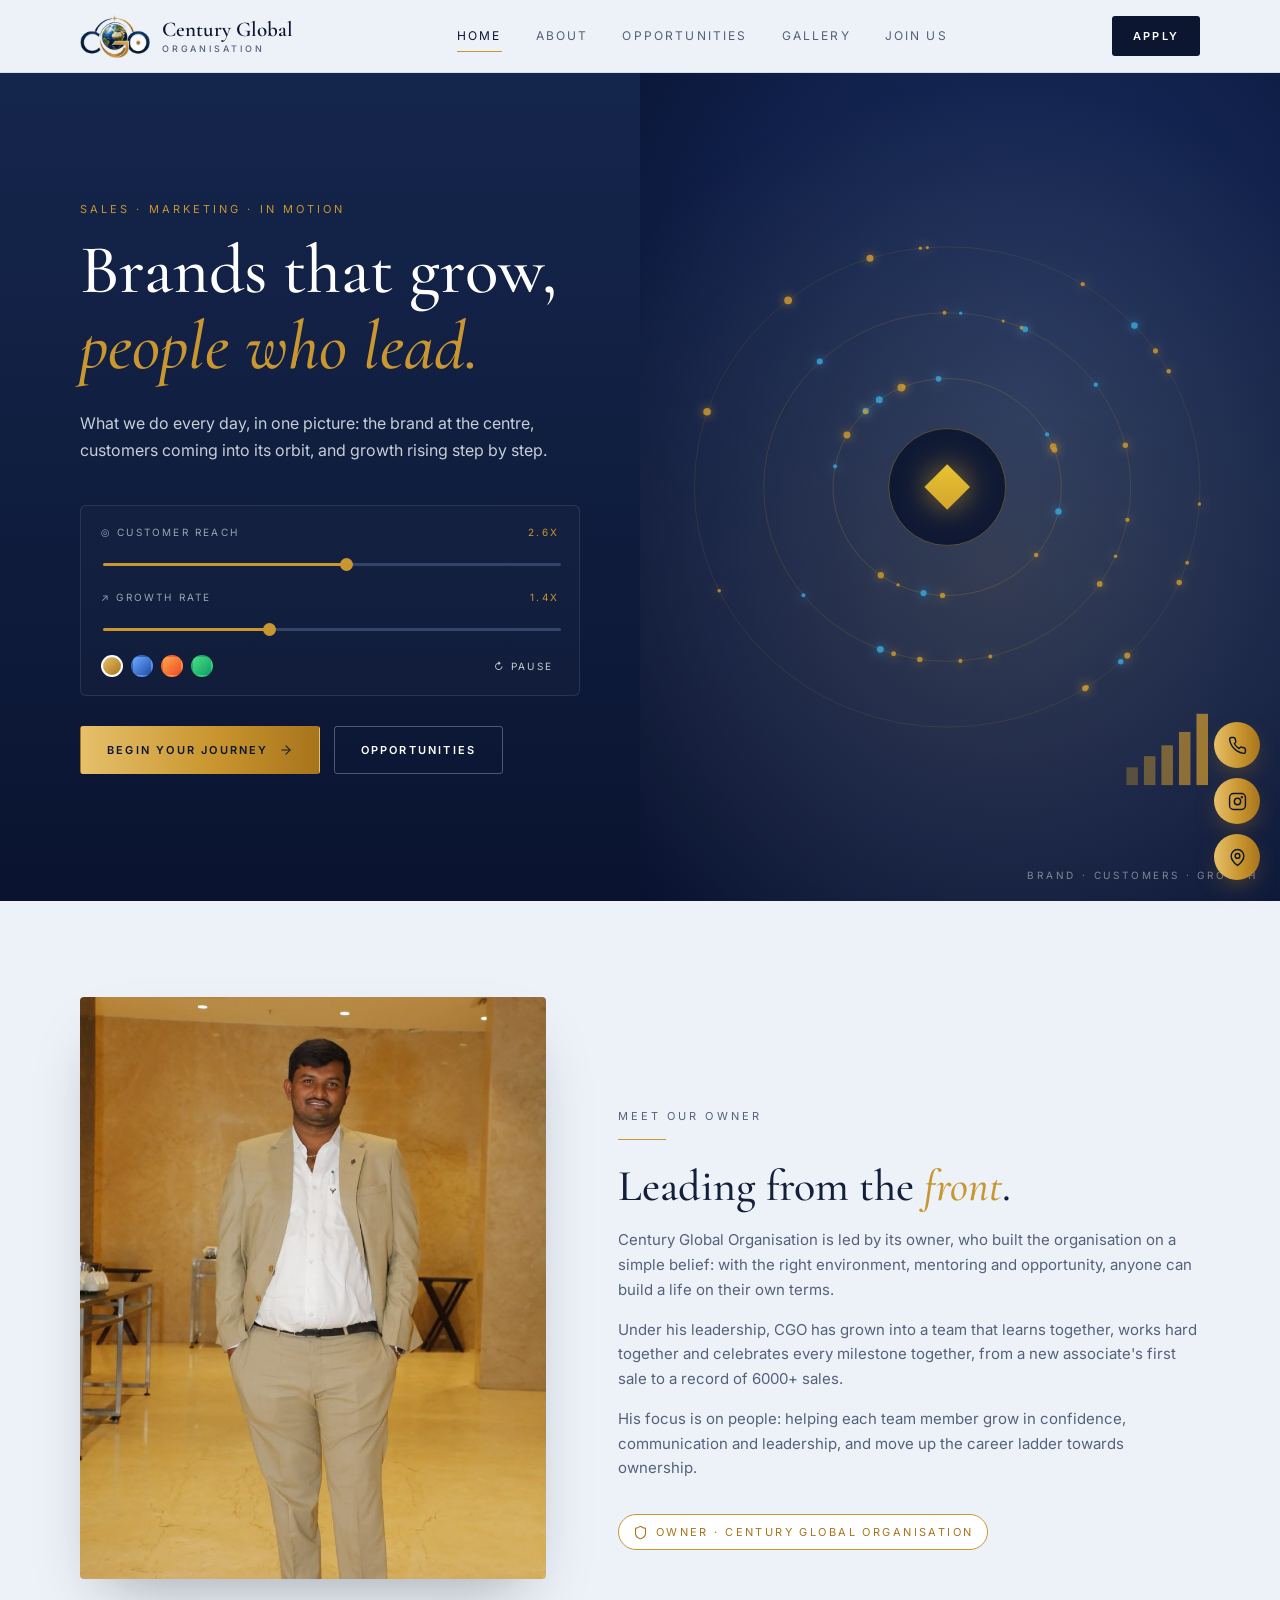
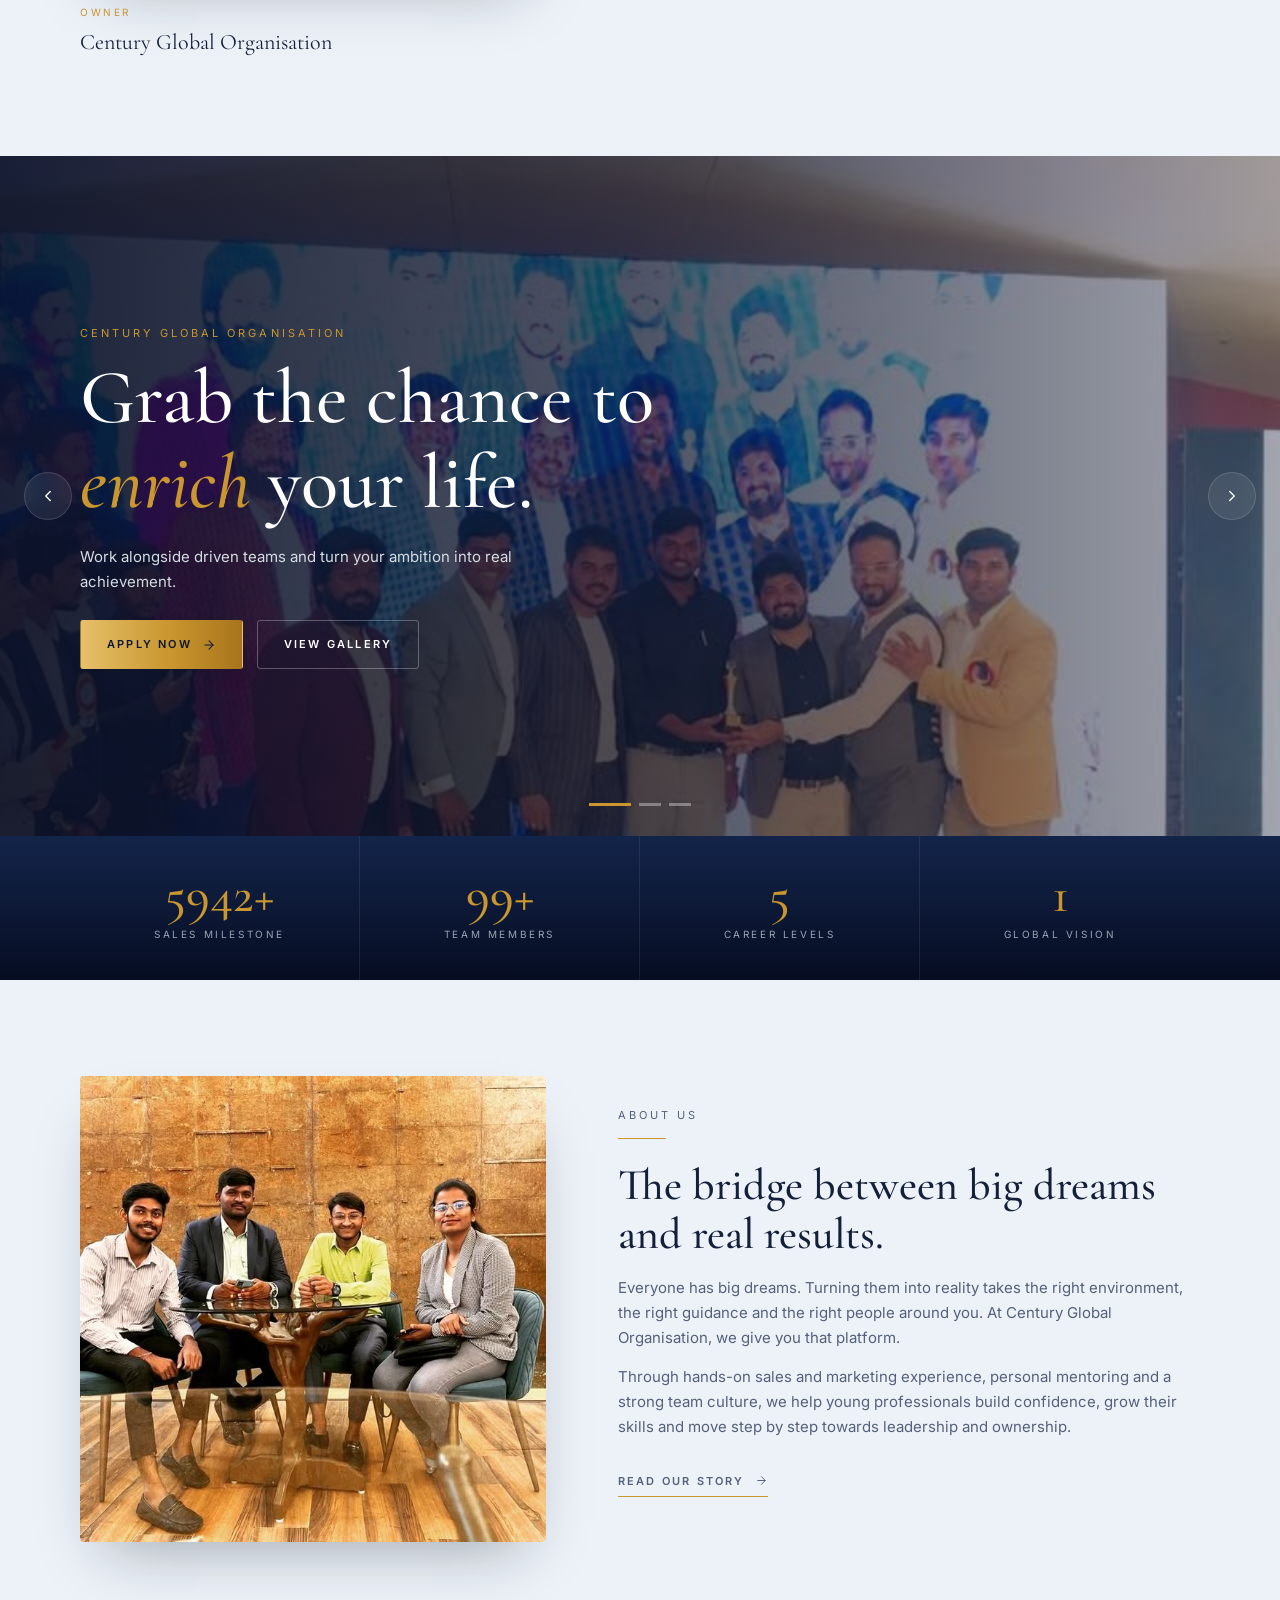
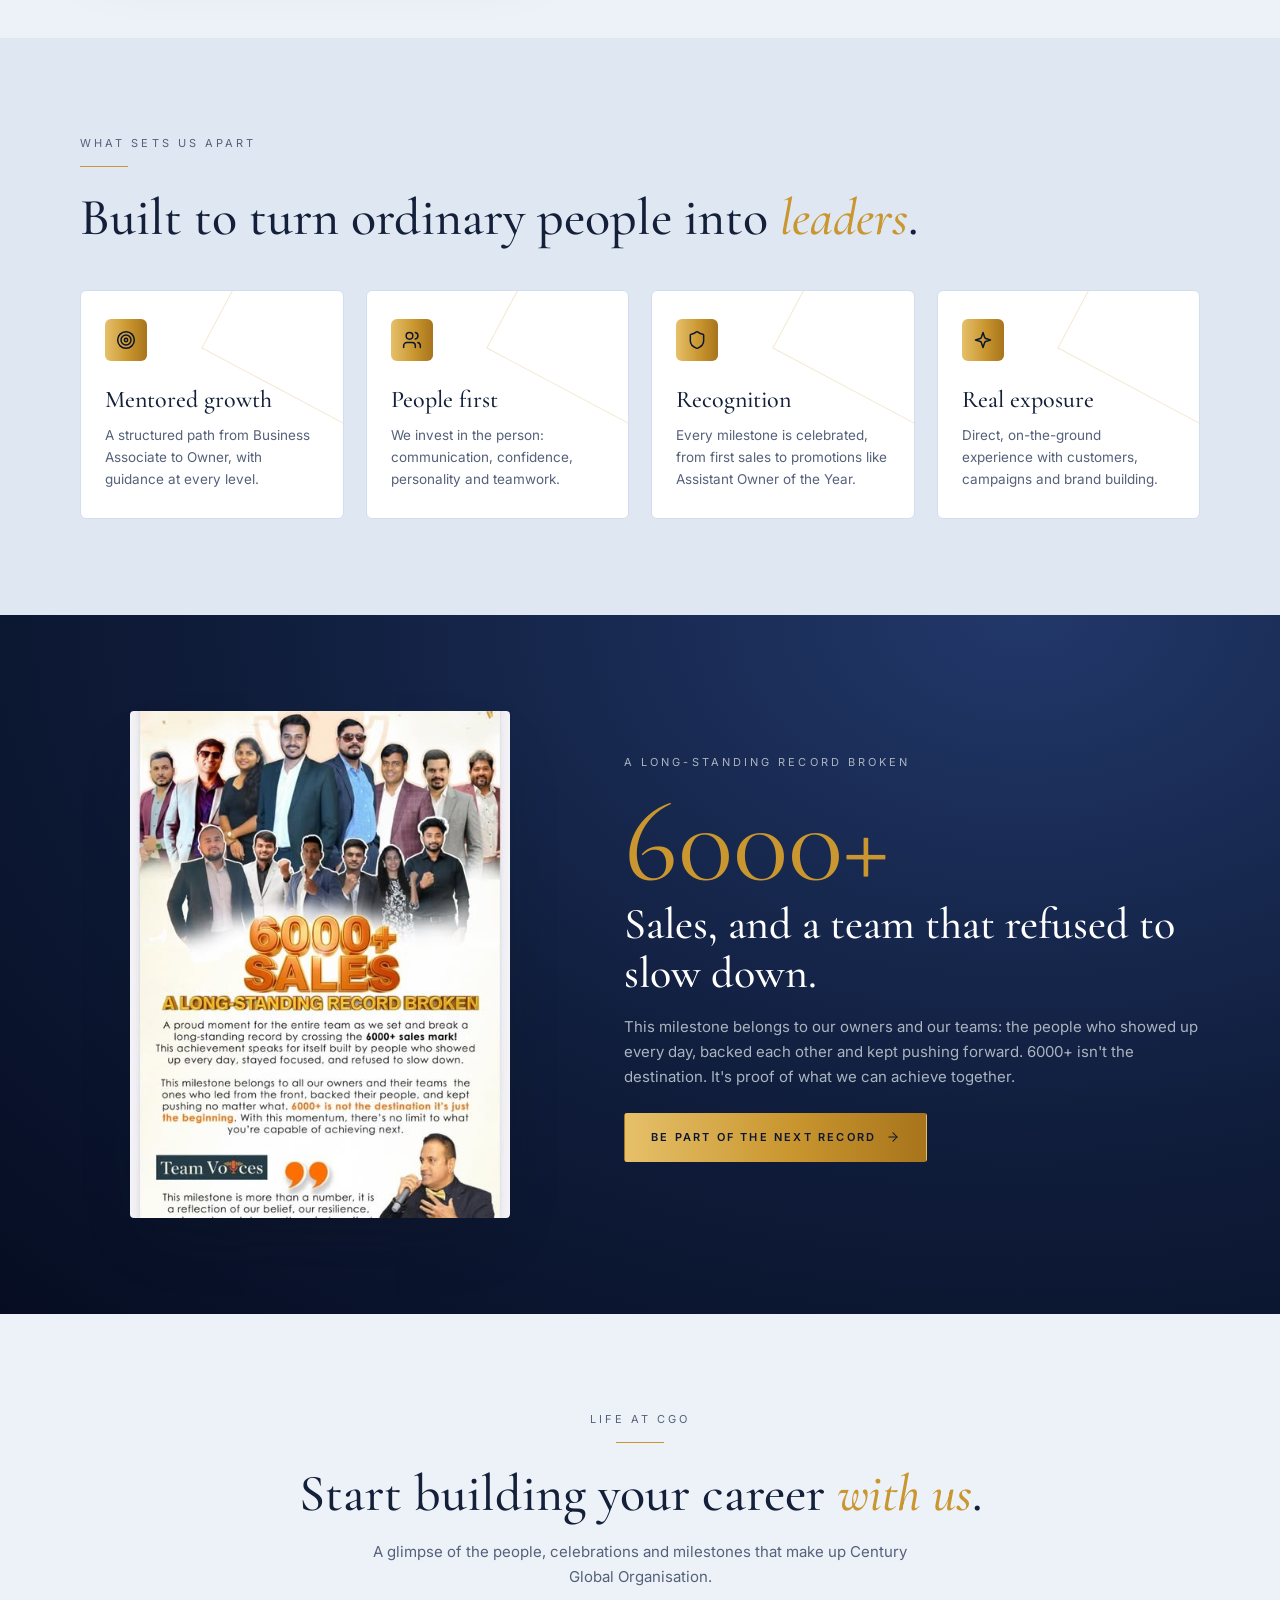
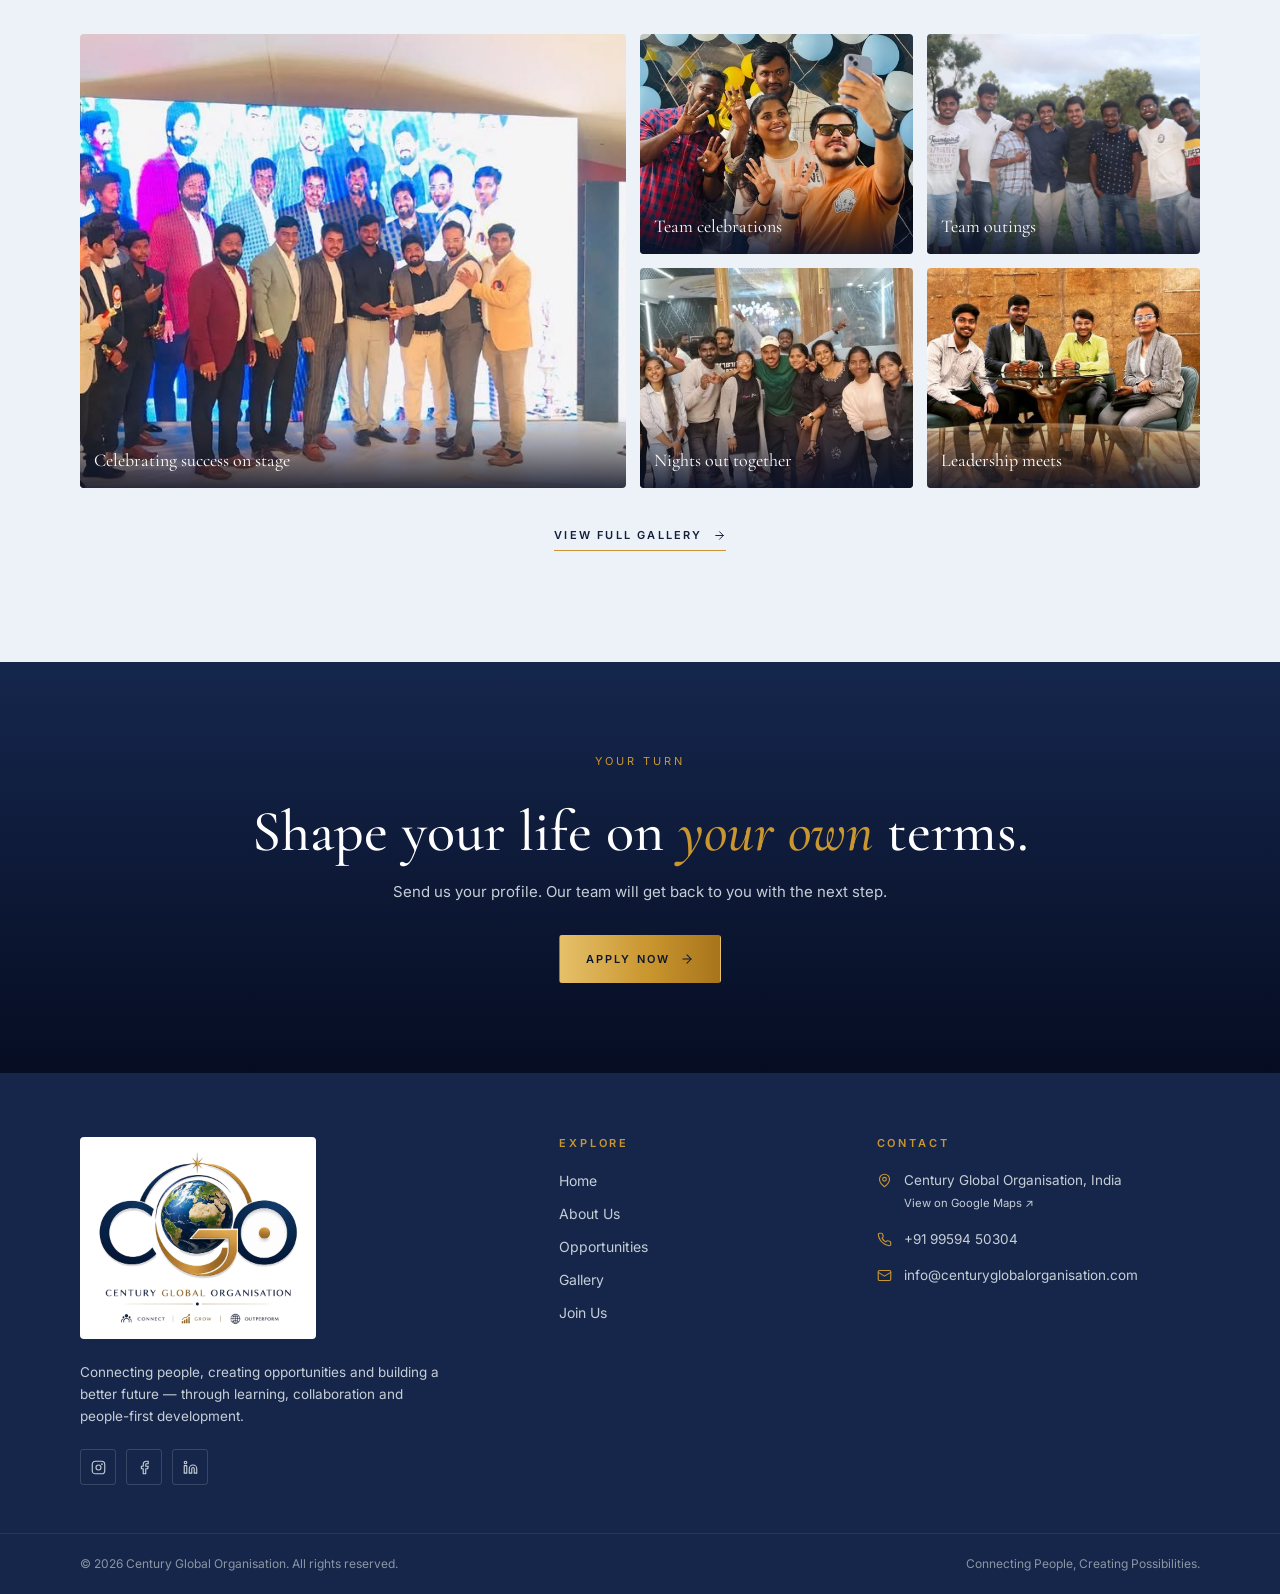
<file: index.html>
<!DOCTYPE html>
<html lang="en">
<head>
<meta charset="UTF-8">
<meta name="viewport" content="width=device-width, initial-scale=1.0">
<meta name="theme-color" content="#11181f">
<title>Century Global Organisation — Unlock The Leader In You</title>
<meta name="description" content="Century Global Organisation is a sales and marketing organisation that mentors young professionals into confident leaders and entrepreneurs.">
<meta property="og:title" content="Century Global Organisation — Unlock The Leader In You">
<meta property="og:description" content="Century Global Organisation is a sales and marketing organisation that mentors young professionals into confident leaders and entrepreneurs.">
<meta property="og:type" content="website">
<link rel="icon" href="assets/images/favicon.png" type="image/png">
<link rel="preconnect" href="https://fonts.googleapis.com">
<link rel="preconnect" href="https://fonts.gstatic.com" crossorigin>
<link rel="stylesheet" href="css/style.css?v=1790520716">
</head>
<body>
<header class="site-header">
  <div class="container nav">
    <a class="brand" href="index.html" aria-label="Century Global Organisation home">
      <img src="assets/images/logo-mark.png" alt="">
      <span class="brand-name">Century Global<span class="brand-sub">ORGANISATION</span></span>
    </a>
    <nav class="nav-links" aria-label="Main"><a href="index.html">Home</a><a href="about.html">About</a><a href="opportunities.html">Opportunities</a><a href="gallery.html">Gallery</a><a href="join-us.html">Join Us</a></nav>
    <a class="btn btn-dark" href="join-us.html">Apply</a>
    <button class="menu-toggle" aria-label="Open menu" aria-expanded="false"><svg viewBox="0 0 24 24" fill="none" stroke="currentColor" stroke-width="1.8" stroke-linecap="round" stroke-linejoin="round" aria-hidden="true"><path d="M4 7h16M4 12h16M4 17h16"/></svg></button>
  </div>
</header>

<main>
<section class="hero hero-home">
  <div class="hero-copy">
    <p class="eyebrow">Sales · Marketing · In Motion</p>
    <h1>Brands that grow, <em>people who lead.</em></h1>
    <p class="lead">What we do every day, in one picture: the brand at the centre, customers coming into its orbit, and growth rising step by step.</p>

    <div class="control-panel" aria-label="Interactive animation controls">
      <div class="control-row">
        <label for="reach"><span>◎ Customer reach</span><output id="reachOut">2.6x</output></label>
        <input type="range" id="reach" min="1" max="4" step="0.1" value="2.6">
      </div>
      <div class="control-row">
        <label for="growth"><span>↗ Growth rate</span><output id="growthOut">1.4x</output></label>
        <input type="range" id="growth" min="0.5" max="3" step="0.1" value="1.4">
      </div>
      <div class="control-foot">
        <div class="swatches">
          <button class="swatch active" style="background:linear-gradient(135deg,#e6c06a,#a8741c)" data-rgb="201,150,47" aria-label="Gold theme"></button>
          <button class="swatch" style="background:linear-gradient(135deg,#6fa8ff,#1f4fa8)" data-rgb="80,140,240" aria-label="Blue theme"></button>
          <button class="swatch" style="background:linear-gradient(135deg,#ffa64d,#ef4a24)" data-rgb="255,122,26" aria-label="Orange theme"></button>
          <button class="swatch" style="background:linear-gradient(135deg,#4ade80,#0f9d6b)" data-rgb="34,190,130" aria-label="Green theme"></button>
        </div>
        <button class="pause-btn" id="pauseBtn">↻ <span>Pause</span></button>
      </div>
    </div>

    <div class="hero-actions">
      <a class="btn btn-primary" href="join-us.html">Begin your journey <svg viewBox="0 0 24 24" fill="none" stroke="currentColor" stroke-width="1.8" stroke-linecap="round" stroke-linejoin="round" aria-hidden="true"><path d="M5 12h14"/><path d="m12 5 7 7-7 7"/></svg></a>
      <a class="btn btn-ghost" href="opportunities.html">Opportunities</a>
    </div>
  </div>
  <div class="hero-visual">
    <canvas id="orbitCanvas" aria-label="Animation: brand at the centre, customers orbiting, growth rising"></canvas>
    <span class="visual-tag">Brand · Customers · Growth</span>
  </div>
</section>

<section class="section owner-home">
  <div class="container split">
    <div class="split-media reveal">
      <img class="photo-frame owner-photo" src="assets/images/owner.jpg" alt="Owner of Century Global Organisation" width="800" height="1000" fetchpriority="high">
      <div class="caption"><small>Owner</small><p>Century Global Organisation</p></div>
    </div>
    <div class="split-copy reveal">
      <p class="eyebrow">Meet our owner</p>
      <hr class="rule">
      <h2 class="section-title">Leading from the <em class="hl">front</em>.</h2>
      <p>Century Global Organisation is led by its owner, who built the organisation on a simple belief: with the right environment, mentoring and opportunity, anyone can build a life on their own terms.</p>
      <p>Under his leadership, CGO has grown into a team that learns together, works hard together and celebrates every milestone together, from a new associate's first sale to a record of 6000+ sales.</p>
      <p>His focus is on people: helping each team member grow in confidence, communication and leadership, and move up the career ladder towards ownership.</p>
      <span class="owner-badge"><svg viewBox="0 0 24 24" fill="none" stroke="currentColor" stroke-width="1.8" stroke-linecap="round" stroke-linejoin="round" aria-hidden="true"><path d="M20 13c0 5-3.5 7.5-7.7 9a1 1 0 0 1-.6 0C7.5 20.5 4 18 4 13V6a1 1 0 0 1 1-1c2 0 4.5-1.2 6.2-2.7a1.2 1.2 0 0 1 1.5 0C14.5 3.8 17 5 19 5a1 1 0 0 1 1 1z"/></svg> Owner · Century Global Organisation</span>
    </div>
  </div>
</section>

<section class="slider" aria-label="Century Global highlights">
  <div class="slide photo active" style="background-image:url('assets/images/event-stage.jpg')">
    <div class="container">
      <p class="eyebrow accent">Century Global Organisation</p>
      <h2>Grab the chance to <em>enrich</em> your life.</h2>
      <p>Work alongside driven teams and turn your ambition into real achievement.</p>
      <div class="hero-actions"><a class="btn btn-primary" href="join-us.html">Apply now <svg viewBox="0 0 24 24" fill="none" stroke="currentColor" stroke-width="1.8" stroke-linecap="round" stroke-linejoin="round" aria-hidden="true"><path d="M5 12h14"/><path d="m12 5 7 7-7 7"/></svg></a><a class="btn btn-ghost" href="gallery.html">View gallery</a></div>
    </div>
  </div>
  <div class="slide photo" style="background-image:url('assets/images/team-night.jpg')">
    <div class="container">
      <p class="eyebrow accent">One team · One vision</p>
      <h2>Learn. Lead. <em>Own</em> your future.</h2>
      <p>A clear path from Business Associate to Owner, with mentors beside you at every step.</p>
      <div class="hero-actions"><a class="btn btn-primary" href="opportunities.html">See the path <svg viewBox="0 0 24 24" fill="none" stroke="currentColor" stroke-width="1.8" stroke-linecap="round" stroke-linejoin="round" aria-hidden="true"><path d="M5 12h14"/><path d="m12 5 7 7-7 7"/></svg></a></div>
    </div>
  </div>
  <div class="slide photo" style="background-image:url('assets/images/team-outing.jpg')">
    <div class="container">
      <p class="eyebrow accent">6000+ sales</p>
      <h2>A record broken <em>together</em>.</h2>
      <p>Our teams crossed the 6000+ sales mark, and that's only the beginning.</p>
      <div class="hero-actions"><a class="btn btn-primary" href="about.html">Our story <svg viewBox="0 0 24 24" fill="none" stroke="currentColor" stroke-width="1.8" stroke-linecap="round" stroke-linejoin="round" aria-hidden="true"><path d="M5 12h14"/><path d="m12 5 7 7-7 7"/></svg></a></div>
    </div>
  </div>
  <button class="slider-btn prev" aria-label="Previous slide"><svg viewBox="0 0 24 24" fill="none" stroke="currentColor" stroke-width="1.8" stroke-linecap="round" stroke-linejoin="round" aria-hidden="true"><path d="m15 18-6-6 6-6"/></svg></button>
  <button class="slider-btn next" aria-label="Next slide"><svg viewBox="0 0 24 24" fill="none" stroke="currentColor" stroke-width="1.8" stroke-linecap="round" stroke-linejoin="round" aria-hidden="true"><path d="m9 18 6-6-6-6"/></svg></button>
  <div class="slider-dots"></div>
</section>

<section class="stats">
  <div class="container stats-grid">
    <div class="stat"><b data-count="6000" data-suffix="+">6000+</b><span>Sales milestone</span></div>
    <div class="stat"><b data-count="100" data-suffix="+">100+</b><span>Team members</span></div>
    <div class="stat"><b data-count="5">5</b><span>Career levels</span></div>
    <div class="stat"><b data-count="1">1</b><span>Global vision</span></div>
  </div>
</section>

<section class="section">
  <div class="container split">
    <div class="split-media reveal">
      <img class="photo-frame" src="assets/images/leadership-meet.jpg" alt="Century Global leaders meeting together" loading="lazy">
    </div>
    <div class="split-copy reveal">
      <p class="eyebrow">About us</p>
      <hr class="rule">
      <h2 class="section-title">The bridge between big dreams and real results.</h2>
      <p>Everyone has big dreams. Turning them into reality takes the right environment, the right guidance and the right people around you. At Century Global Organisation, we give you that platform.</p>
      <p>Through hands-on sales and marketing experience, personal mentoring and a strong team culture, we help young professionals build confidence, grow their skills and move step by step towards leadership and ownership.</p>
      <p style="margin-top:28px"><a class="link-arrow" href="about.html">Read our story <svg viewBox="0 0 24 24" fill="none" stroke="currentColor" stroke-width="1.8" stroke-linecap="round" stroke-linejoin="round" aria-hidden="true"><path d="M5 12h14"/><path d="m12 5 7 7-7 7"/></svg></a></p>
    </div>
  </div>
</section>

<section class="section sand">
  <div class="container">
    <p class="eyebrow">What sets us apart</p>
    <hr class="rule">
    <h2 class="section-title">Built to turn ordinary people into <em class="hl">leaders</em>.</h2>
    <div class="card-grid cols-4">
      <article class="feature reveal"><div class="icon-box"><svg viewBox="0 0 24 24" fill="none" stroke="currentColor" stroke-width="1.8" stroke-linecap="round" stroke-linejoin="round" aria-hidden="true"><circle cx="12" cy="12" r="10"/><circle cx="12" cy="12" r="6"/><circle cx="12" cy="12" r="2"/></svg></div><h3>Mentored growth</h3><p>A structured path from Business Associate to Owner, with guidance at every level.</p></article>
      <article class="feature reveal"><div class="icon-box"><svg viewBox="0 0 24 24" fill="none" stroke="currentColor" stroke-width="1.8" stroke-linecap="round" stroke-linejoin="round" aria-hidden="true"><path d="M16 21v-2a4 4 0 0 0-4-4H6a4 4 0 0 0-4 4v2"/><circle cx="9" cy="7" r="4"/><path d="M22 21v-2a4 4 0 0 0-3-3.9M16 3.1a4 4 0 0 1 0 7.8"/></svg></div><h3>People first</h3><p>We invest in the person: communication, confidence, personality and teamwork.</p></article>
      <article class="feature reveal"><div class="icon-box"><svg viewBox="0 0 24 24" fill="none" stroke="currentColor" stroke-width="1.8" stroke-linecap="round" stroke-linejoin="round" aria-hidden="true"><path d="M20 13c0 5-3.5 7.5-7.7 9a1 1 0 0 1-.6 0C7.5 20.5 4 18 4 13V6a1 1 0 0 1 1-1c2 0 4.5-1.2 6.2-2.7a1.2 1.2 0 0 1 1.5 0C14.5 3.8 17 5 19 5a1 1 0 0 1 1 1z"/></svg></div><h3>Recognition</h3><p>Every milestone is celebrated, from first sales to promotions like Assistant Owner of the Year.</p></article>
      <article class="feature reveal"><div class="icon-box"><svg viewBox="0 0 24 24" fill="none" stroke="currentColor" stroke-width="1.8" stroke-linecap="round" stroke-linejoin="round" aria-hidden="true"><path d="m12 3-1.9 5.8a2 2 0 0 1-1.3 1.3L3 12l5.8 1.9a2 2 0 0 1 1.3 1.3L12 21l1.9-5.8a2 2 0 0 1 1.3-1.3L21 12l-5.8-1.9a2 2 0 0 1-1.3-1.3Z"/></svg></div><h3>Real exposure</h3><p>Direct, on-the-ground experience with customers, campaigns and brand building.</p></article>
    </div>
  </div>
</section>

<section class="section dark">
  <div class="container record">
    <div class="reveal"><img class="photo-frame" src="assets/images/record-6000-sales.jpg" alt="6000+ sales record poster" loading="lazy"></div>
    <div class="split-copy reveal">
      <p class="eyebrow">A long-standing record broken</p>
      <div class="big">6000+</div>
      <h2 class="section-title">Sales, and a team that refused to slow down.</h2>
      <p>This milestone belongs to our owners and our teams: the people who showed up every day, backed each other and kept pushing forward. 6000+ isn't the destination. It's proof of what we can achieve together.</p>
      <p style="margin-top:24px"><a class="btn btn-primary" href="join-us.html">Be part of the next record <svg viewBox="0 0 24 24" fill="none" stroke="currentColor" stroke-width="1.8" stroke-linecap="round" stroke-linejoin="round" aria-hidden="true"><path d="M5 12h14"/><path d="m12 5 7 7-7 7"/></svg></a></p>
    </div>
  </div>
</section>

<section class="section">
  <div class="container">
    <div class="center">
      <p class="eyebrow">Life at CGO</p>
      <hr class="rule">
      <h2 class="section-title">Start building your career <em class="hl">with us</em>.</h2>
      <p class="section-lead">A glimpse of the people, celebrations and milestones that make up Century Global Organisation.</p>
    </div>
    <div class="moments">
      <figure class="reveal"><img class="" src="assets/images/event-stage.jpg" alt="CGO team on stage at an event" loading="lazy"><figcaption>Celebrating success on stage</figcaption></figure>
      <figure class="reveal"><img class="" src="assets/images/team-celebration.jpg" alt="Team celebration selfie" loading="lazy"><figcaption>Team celebrations</figcaption></figure>
      <figure class="reveal"><img class="" src="assets/images/team-outing.jpg" alt="Team outing" loading="lazy"><figcaption>Team outings</figcaption></figure>
      <figure class="reveal"><img class="" src="assets/images/team-night.jpg" alt="Team night out" loading="lazy"><figcaption>Nights out together</figcaption></figure>
      <figure class="reveal"><img class="" src="assets/images/leadership-meet.jpg" alt="Leadership meeting" loading="lazy"><figcaption>Leadership meets</figcaption></figure>
    </div>
    <p class="center" style="margin-top:34px"><a class="link-arrow" href="gallery.html">View full gallery <svg viewBox="0 0 24 24" fill="none" stroke="currentColor" stroke-width="1.8" stroke-linecap="round" stroke-linejoin="round" aria-hidden="true"><path d="M5 12h14"/><path d="m12 5 7 7-7 7"/></svg></a></p>
  </div>
</section>

<section class="cta-band">
  <div class="container reveal">
    <p class="eyebrow accent">Your turn</p>
    <h2>Shape your life on <em class="hl">your own</em> terms.</h2>
    <p>Send us your profile. Our team will get back to you with the next step.</p>
    <a class="btn btn-primary" href="join-us.html">Apply Now <svg viewBox="0 0 24 24" fill="none" stroke="currentColor" stroke-width="1.8" stroke-linecap="round" stroke-linejoin="round" aria-hidden="true"><path d="M5 12h14"/><path d="m12 5 7 7-7 7"/></svg></a>
  </div>
</section>

</main>
<footer class="site-footer">
  <div class="container footer-grid">
    <div>
      <a class="footer-logo" href="index.html">
        <img src="assets/images/logo-full.png" alt="Century Global Organisation">
      </a>
      <p>Connecting people, creating opportunities and building a better future — through learning, collaboration and people-first development.</p>
      <div class="socials">
        <a href="https://www.instagram.com/centuryglobalorganization" target="_blank" rel="noopener" aria-label="Instagram"><svg viewBox="0 0 24 24" fill="none" stroke="currentColor" stroke-width="1.8" stroke-linecap="round" stroke-linejoin="round" aria-hidden="true"><rect x="2" y="2" width="20" height="20" rx="5"/><circle cx="12" cy="12" r="4"/><circle cx="17.5" cy="6.5" r=".6" fill="currentColor"/></svg></a>
        <a href="#" aria-label="Facebook"><svg viewBox="0 0 24 24" fill="none" stroke="currentColor" stroke-width="1.8" stroke-linecap="round" stroke-linejoin="round" aria-hidden="true"><path d="M18 2h-3a5 5 0 0 0-5 5v3H7v4h3v8h4v-8h3l1-4h-4V7a1 1 0 0 1 1-1h3z"/></svg></a>
        <a href="#" aria-label="LinkedIn"><svg viewBox="0 0 24 24" fill="none" stroke="currentColor" stroke-width="1.8" stroke-linecap="round" stroke-linejoin="round" aria-hidden="true"><path d="M16 8a6 6 0 0 1 6 6v7h-4v-7a2 2 0 0 0-4 0v7h-4v-7a6 6 0 0 1 6-6z"/><rect x="2" y="9" width="4" height="12"/><circle cx="4" cy="4" r="2"/></svg></a>
      </div>
    </div>
    <div>
      <h4>Explore</h4>
      <nav class="footer-links"><a href="index.html">Home</a><a href="about.html">About Us</a><a href="opportunities.html">Opportunities</a><a href="gallery.html">Gallery</a><a href="join-us.html">Join Us</a></nav>
    </div>
    <div>
      <h4>Contact</h4>
      <ul class="footer-contact">
        <li><svg viewBox="0 0 24 24" fill="none" stroke="currentColor" stroke-width="1.8" stroke-linecap="round" stroke-linejoin="round" aria-hidden="true"><path d="M20 10c0 6-8 12-8 12S4 16 4 10a8 8 0 0 1 16 0Z"/><circle cx="12" cy="10" r="3"/></svg><a href="https://maps.app.goo.gl/z1HL9dPx6nWCaxGg8?g_st=ac" target="_blank" rel="noopener">Century Global Organisation, India<br><small>View on Google Maps ↗</small></a></li>
        <li><svg viewBox="0 0 24 24" fill="none" stroke="currentColor" stroke-width="1.8" stroke-linecap="round" stroke-linejoin="round" aria-hidden="true"><path d="M22 16.9v3a2 2 0 0 1-2.2 2 19.8 19.8 0 0 1-8.6-3.1 19.5 19.5 0 0 1-6-6A19.8 19.8 0 0 1 2.1 4.2 2 2 0 0 1 4.1 2h3a2 2 0 0 1 2 1.7c.1.9.4 1.8.7 2.7a2 2 0 0 1-.5 2.1L8 9.8a16 16 0 0 0 6 6l1.3-1.3a2 2 0 0 1 2.1-.4c.9.3 1.8.6 2.7.7a2 2 0 0 1 1.7 2Z"/></svg><a href="tel:+919959450304">+91 99594 50304</a></li>
        <li><svg viewBox="0 0 24 24" fill="none" stroke="currentColor" stroke-width="1.8" stroke-linecap="round" stroke-linejoin="round" aria-hidden="true"><rect x="2" y="4" width="20" height="16" rx="2"/><path d="m22 7-10 6L2 7"/></svg><a href="mailto:info@centuryglobalorganisation.com">info@centuryglobalorganisation.com</a></li>
      </ul>
    </div>
  </div>
  <div class="footer-bottom">
    <div class="container">
      <span>© <span data-year>2026</span> Century Global Organisation. All rights reserved.</span>
      <span>Connecting People, Creating Possibilities.</span>
    </div>
  </div>
</footer>

<div class="floating">
  <a href="tel:+919959450304" aria-label="Call CGO"><svg viewBox="0 0 24 24" fill="none" stroke="currentColor" stroke-width="1.8" stroke-linecap="round" stroke-linejoin="round" aria-hidden="true"><path d="M22 16.9v3a2 2 0 0 1-2.2 2 19.8 19.8 0 0 1-8.6-3.1 19.5 19.5 0 0 1-6-6A19.8 19.8 0 0 1 2.1 4.2 2 2 0 0 1 4.1 2h3a2 2 0 0 1 2 1.7c.1.9.4 1.8.7 2.7a2 2 0 0 1-.5 2.1L8 9.8a16 16 0 0 0 6 6l1.3-1.3a2 2 0 0 1 2.1-.4c.9.3 1.8.6 2.7.7a2 2 0 0 1 1.7 2Z"/></svg></a>
  <a href="https://www.instagram.com/centuryglobalorganization" target="_blank" rel="noopener" aria-label="CGO on Instagram"><svg viewBox="0 0 24 24" fill="none" stroke="currentColor" stroke-width="1.8" stroke-linecap="round" stroke-linejoin="round" aria-hidden="true"><rect x="2" y="2" width="20" height="20" rx="5"/><circle cx="12" cy="12" r="4"/><circle cx="17.5" cy="6.5" r=".6" fill="currentColor"/></svg></a>
  <a href="https://maps.app.goo.gl/z1HL9dPx6nWCaxGg8?g_st=ac" target="_blank" rel="noopener" aria-label="CGO on Google Maps"><svg viewBox="0 0 24 24" fill="none" stroke="currentColor" stroke-width="1.8" stroke-linecap="round" stroke-linejoin="round" aria-hidden="true"><path d="M20 10c0 6-8 12-8 12S4 16 4 10a8 8 0 0 1 16 0Z"/><circle cx="12" cy="10" r="3"/></svg></a>
</div>

<script src="js/main.js?v=1790520716"></script>
</body>
</html>
</file>
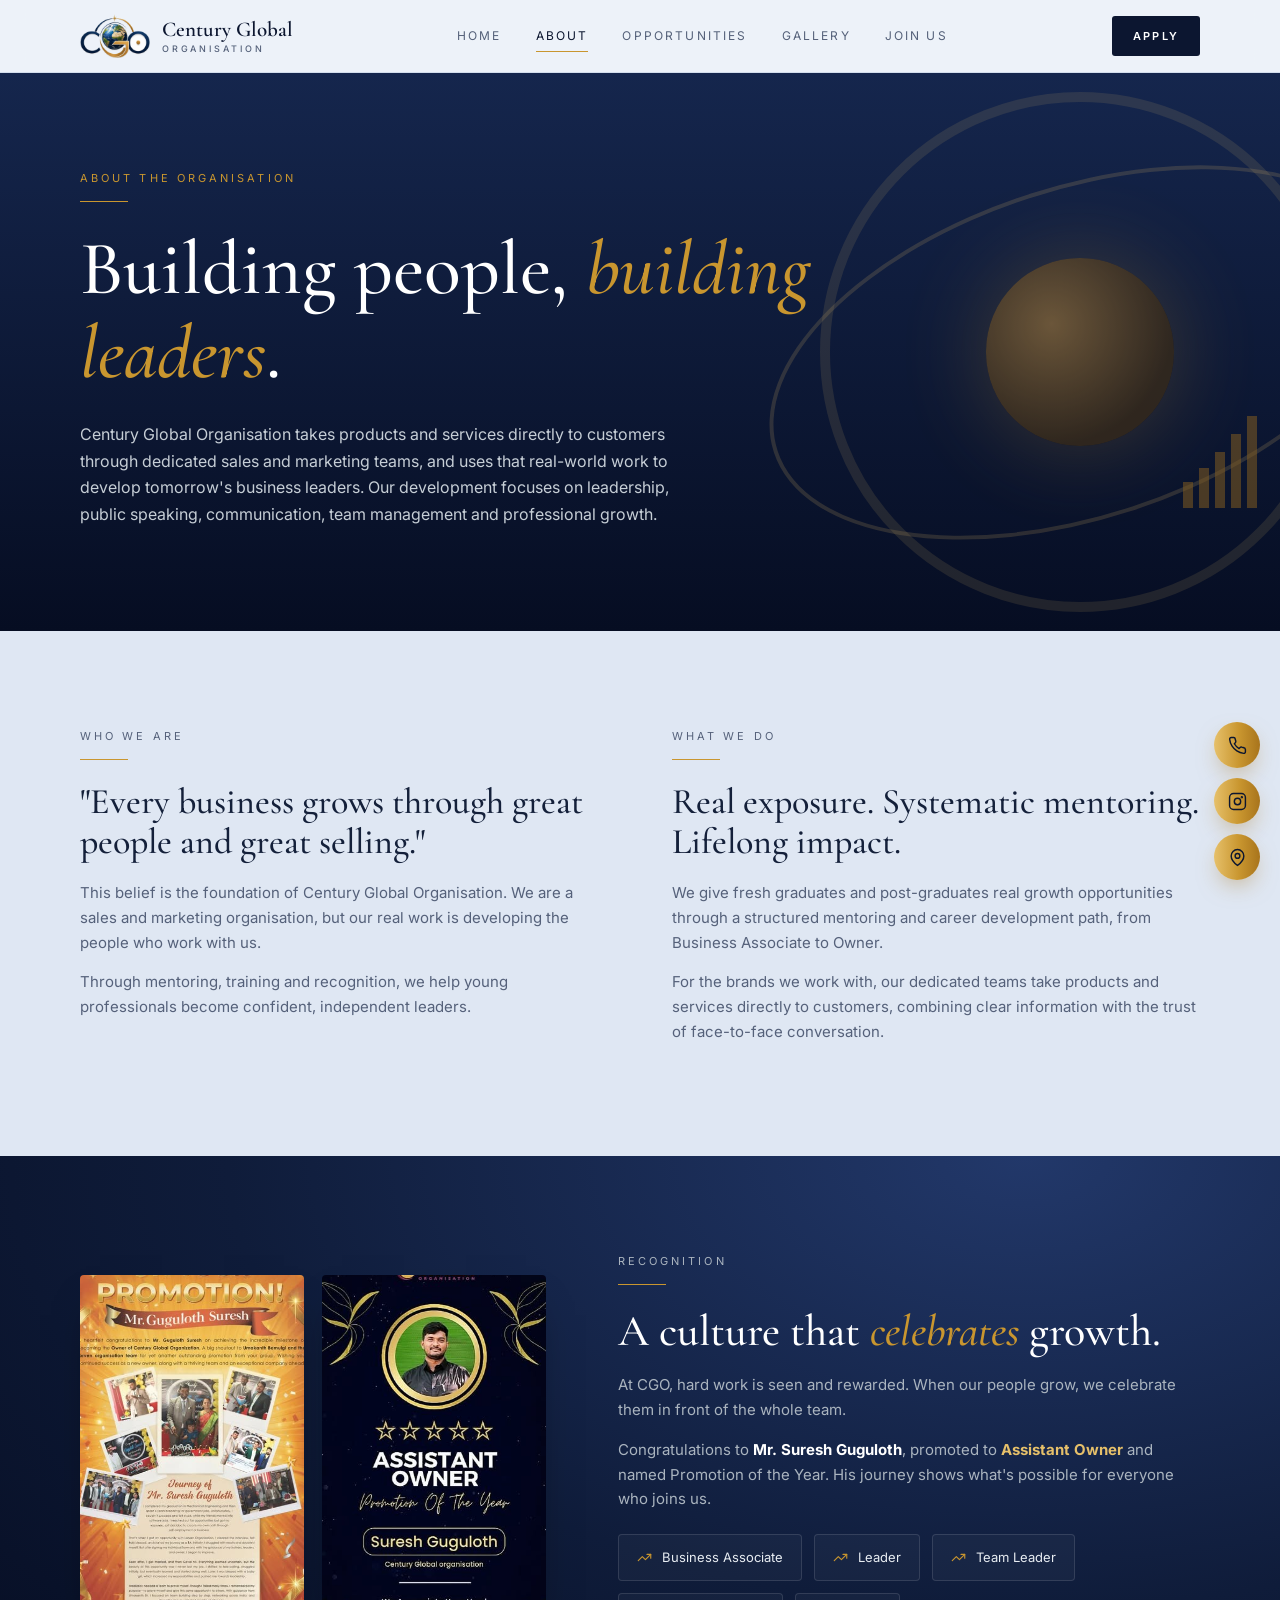
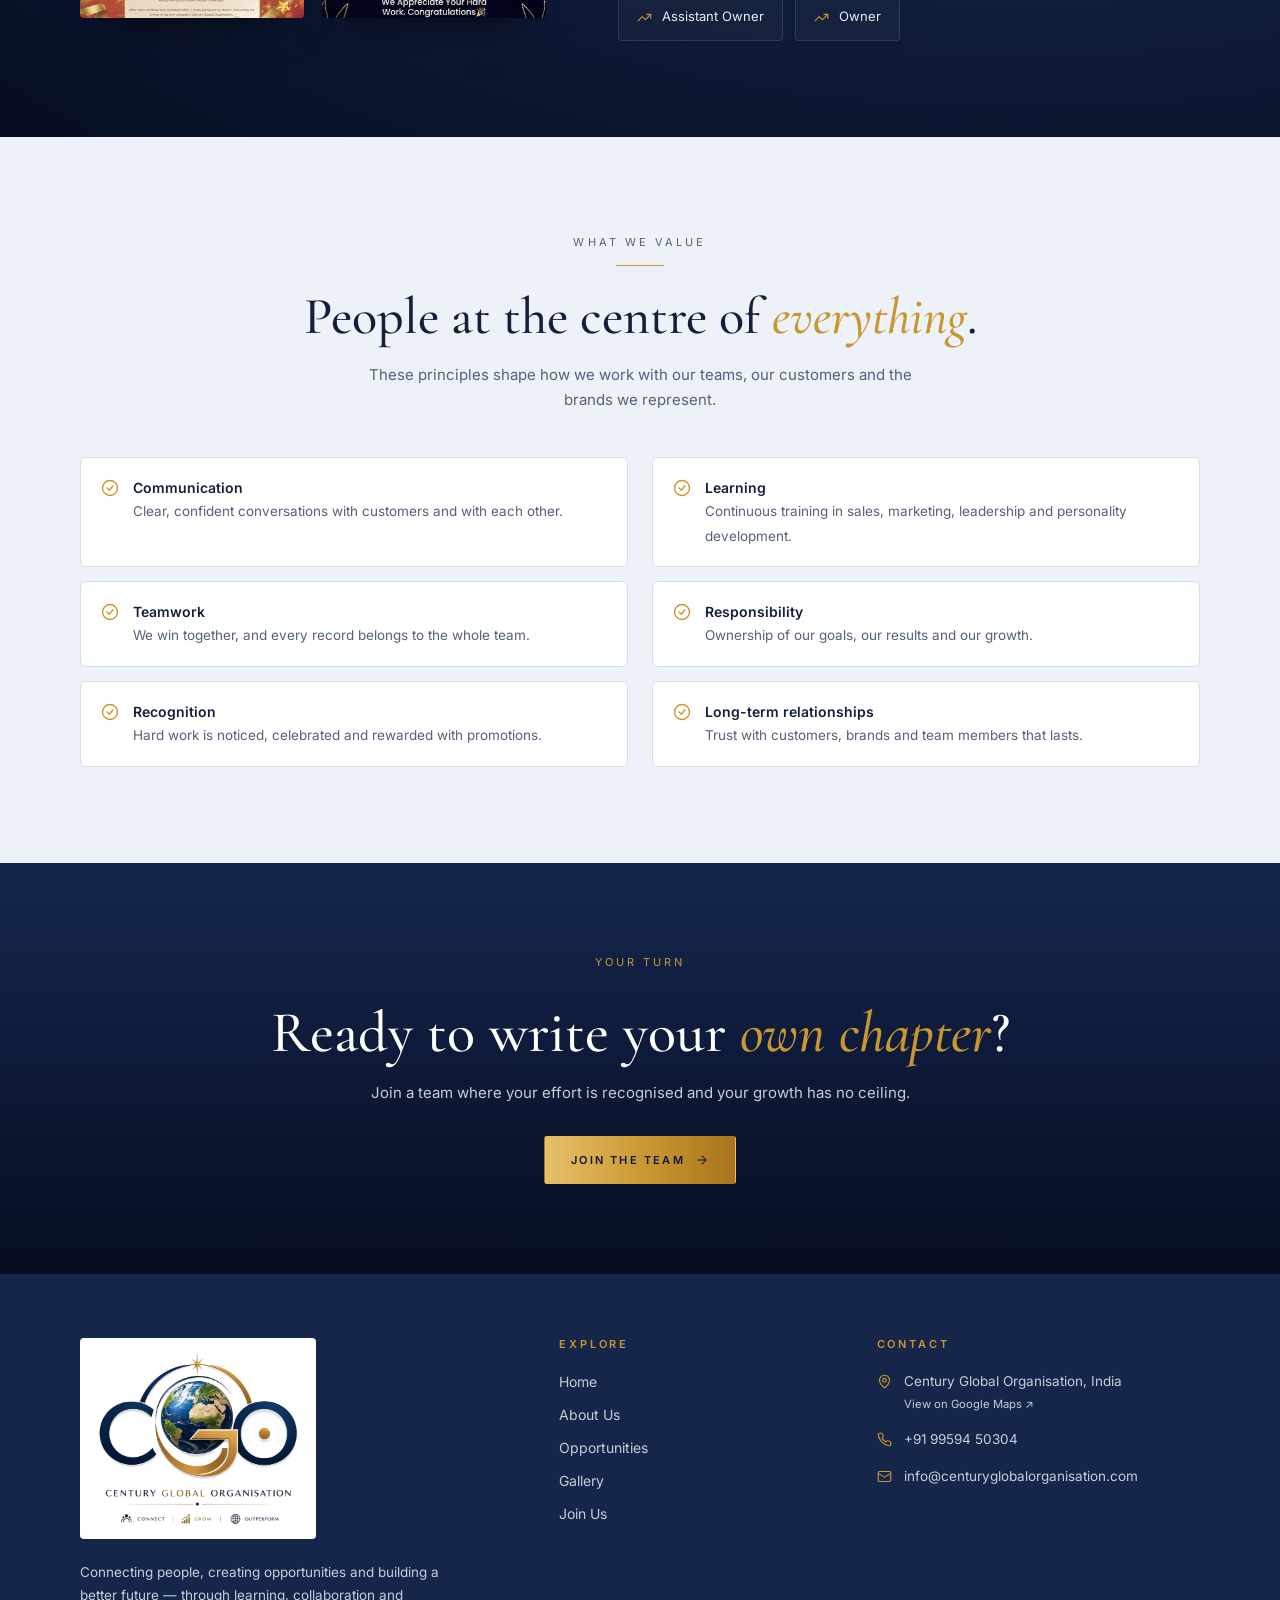
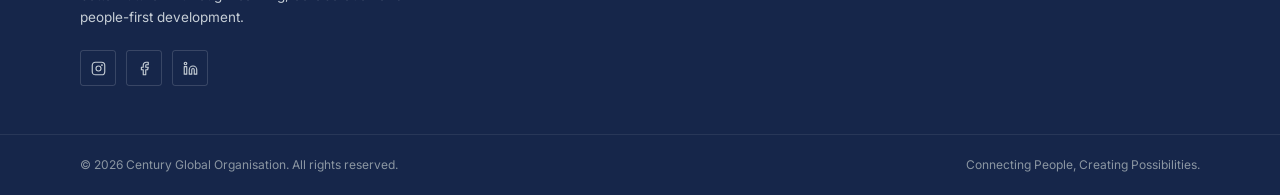
<file: about.html>
<!DOCTYPE html>
<html lang="en">
<head>
<meta charset="UTF-8">
<meta name="viewport" content="width=device-width, initial-scale=1.0">
<meta name="theme-color" content="#11181f">
<title>About Us — Century Global Organisation</title>
<meta name="description" content="About Century Global Organisation: our owner, who we are, what we do, and a career path built to create leaders.">
<meta property="og:title" content="About Us — Century Global Organisation">
<meta property="og:description" content="About Century Global Organisation: our owner, who we are, what we do, and a career path built to create leaders.">
<meta property="og:type" content="website">
<link rel="icon" href="assets/images/favicon.png" type="image/png">
<link rel="preconnect" href="https://fonts.googleapis.com">
<link rel="preconnect" href="https://fonts.gstatic.com" crossorigin>
<link rel="stylesheet" href="css/style.css?v=1790520716">
</head>
<body>
<header class="site-header">
  <div class="container nav">
    <a class="brand" href="index.html" aria-label="Century Global Organisation home">
      <img src="assets/images/logo-mark.png" alt="">
      <span class="brand-name">Century Global<span class="brand-sub">ORGANISATION</span></span>
    </a>
    <nav class="nav-links" aria-label="Main"><a href="index.html">Home</a><a href="about.html">About</a><a href="opportunities.html">Opportunities</a><a href="gallery.html">Gallery</a><a href="join-us.html">Join Us</a></nav>
    <a class="btn btn-dark" href="join-us.html">Apply</a>
    <button class="menu-toggle" aria-label="Open menu" aria-expanded="false"><svg viewBox="0 0 24 24" fill="none" stroke="currentColor" stroke-width="1.8" stroke-linecap="round" stroke-linejoin="round" aria-hidden="true"><path d="M4 7h16M4 12h16M4 17h16"/></svg></button>
  </div>
</header>
<main>
<section class="page-hero">
  <div class="hero-orbit" aria-hidden="true"><i></i><i></i><b></b><div class="bars"><span></span><span></span><span></span><span></span><span></span></div></div>
  <div class="container">
    <p class="eyebrow">About the organisation</p>
    <hr class="rule">
    <h1>Building people, <em>building leaders</em>.</h1>
    <p>Century Global Organisation takes products and services directly to customers through dedicated sales and marketing teams, and uses that real-world work to develop tomorrow's business leaders. Our development focuses on leadership, public speaking, communication, team management and professional growth.</p>
  </div>
</section>

<section class="section sand">
  <div class="container two-col">
    <div class="reveal">
      <p class="eyebrow">Who we are</p>
      <hr class="rule">
      <h2>"Every business grows through great people and great selling."</h2>
      <p>This belief is the foundation of Century Global Organisation. We are a sales and marketing organisation, but our real work is developing the people who work with us.</p>
      <p>Through mentoring, training and recognition, we help young professionals become confident, independent leaders.</p>
    </div>
    <div class="reveal">
      <p class="eyebrow">What we do</p>
      <hr class="rule">
      <h2>Real exposure. Systematic mentoring. Lifelong impact.</h2>
      <p>We give fresh graduates and post-graduates real growth opportunities through a structured mentoring and career development path, from Business Associate to Owner.</p>
      <p>For the brands we work with, our dedicated teams take products and services directly to customers, combining clear information with the trust of face-to-face conversation.</p>
    </div>
  </div>
</section>

<section class="section dark">
  <div class="container split">
    <div class="poster-row reveal">
      <img class="" src="assets/images/promotion-suresh.jpg" alt="Promotion announcement for Mr. Suresh Guguloth" loading="lazy">
      <img class="" src="assets/images/assistant-owner-award.jpg" alt="Assistant Owner, Promotion of the Year: Suresh Guguloth" loading="lazy">
    </div>
    <div class="split-copy reveal">
      <p class="eyebrow">Recognition</p>
      <hr class="rule">
      <h2 class="section-title">A culture that <em class="hl">celebrates</em> growth.</h2>
      <p>At CGO, hard work is seen and rewarded. When our people grow, we celebrate them in front of the whole team.</p>
      <p>Congratulations to <strong style="color:#fff">Mr. Suresh Guguloth</strong>, promoted to <strong style="color:var(--gold-soft)">Assistant Owner</strong> and named Promotion of the Year. His journey shows what's possible for everyone who joins us.</p>
      <div class="chips" style="margin-top:22px">
        <span class="chip"><svg viewBox="0 0 24 24" fill="none" stroke="currentColor" stroke-width="1.8" stroke-linecap="round" stroke-linejoin="round" aria-hidden="true"><path d="m22 7-8.5 8.5-5-5L2 17"/><path d="M16 7h6v6"/></svg> Business Associate</span>
        <span class="chip"><svg viewBox="0 0 24 24" fill="none" stroke="currentColor" stroke-width="1.8" stroke-linecap="round" stroke-linejoin="round" aria-hidden="true"><path d="m22 7-8.5 8.5-5-5L2 17"/><path d="M16 7h6v6"/></svg> Leader</span>
        <span class="chip"><svg viewBox="0 0 24 24" fill="none" stroke="currentColor" stroke-width="1.8" stroke-linecap="round" stroke-linejoin="round" aria-hidden="true"><path d="m22 7-8.5 8.5-5-5L2 17"/><path d="M16 7h6v6"/></svg> Team Leader</span>
        <span class="chip"><svg viewBox="0 0 24 24" fill="none" stroke="currentColor" stroke-width="1.8" stroke-linecap="round" stroke-linejoin="round" aria-hidden="true"><path d="m22 7-8.5 8.5-5-5L2 17"/><path d="M16 7h6v6"/></svg> Assistant Owner</span>
        <span class="chip"><svg viewBox="0 0 24 24" fill="none" stroke="currentColor" stroke-width="1.8" stroke-linecap="round" stroke-linejoin="round" aria-hidden="true"><path d="m22 7-8.5 8.5-5-5L2 17"/><path d="M16 7h6v6"/></svg> Owner</span>
      </div>
    </div>
  </div>
</section>

<section class="section">
  <div class="container">
    <div class="center">
      <p class="eyebrow">What we value</p>
      <hr class="rule">
      <h2 class="section-title">People at the centre of <em class="hl">everything</em>.</h2>
      <p class="section-lead">These principles shape how we work with our teams, our customers and the brands we represent.</p>
    </div>
    <div class="row-grid">
      <div class="row-item reveal"><svg viewBox="0 0 24 24" fill="none" stroke="currentColor" stroke-width="1.8" stroke-linecap="round" stroke-linejoin="round" aria-hidden="true"><circle cx="12" cy="12" r="10"/><path d="m8 12 3 3 5-6"/></svg><div><strong>Communication</strong><span>Clear, confident conversations with customers and with each other.</span></div></div>
      <div class="row-item reveal"><svg viewBox="0 0 24 24" fill="none" stroke="currentColor" stroke-width="1.8" stroke-linecap="round" stroke-linejoin="round" aria-hidden="true"><circle cx="12" cy="12" r="10"/><path d="m8 12 3 3 5-6"/></svg><div><strong>Learning</strong><span>Continuous training in sales, marketing, leadership and personality development.</span></div></div>
      <div class="row-item reveal"><svg viewBox="0 0 24 24" fill="none" stroke="currentColor" stroke-width="1.8" stroke-linecap="round" stroke-linejoin="round" aria-hidden="true"><circle cx="12" cy="12" r="10"/><path d="m8 12 3 3 5-6"/></svg><div><strong>Teamwork</strong><span>We win together, and every record belongs to the whole team.</span></div></div>
      <div class="row-item reveal"><svg viewBox="0 0 24 24" fill="none" stroke="currentColor" stroke-width="1.8" stroke-linecap="round" stroke-linejoin="round" aria-hidden="true"><circle cx="12" cy="12" r="10"/><path d="m8 12 3 3 5-6"/></svg><div><strong>Responsibility</strong><span>Ownership of our goals, our results and our growth.</span></div></div>
      <div class="row-item reveal"><svg viewBox="0 0 24 24" fill="none" stroke="currentColor" stroke-width="1.8" stroke-linecap="round" stroke-linejoin="round" aria-hidden="true"><circle cx="12" cy="12" r="10"/><path d="m8 12 3 3 5-6"/></svg><div><strong>Recognition</strong><span>Hard work is noticed, celebrated and rewarded with promotions.</span></div></div>
      <div class="row-item reveal"><svg viewBox="0 0 24 24" fill="none" stroke="currentColor" stroke-width="1.8" stroke-linecap="round" stroke-linejoin="round" aria-hidden="true"><circle cx="12" cy="12" r="10"/><path d="m8 12 3 3 5-6"/></svg><div><strong>Long-term relationships</strong><span>Trust with customers, brands and team members that lasts.</span></div></div>
    </div>
  </div>
</section>

<section class="cta-band">
  <div class="container reveal">
    <p class="eyebrow accent">Your turn</p>
    <h2>Ready to write your <em class="hl">own chapter</em>?</h2>
    <p>Join a team where your effort is recognised and your growth has no ceiling.</p>
    <a class="btn btn-primary" href="join-us.html">Join the team <svg viewBox="0 0 24 24" fill="none" stroke="currentColor" stroke-width="1.8" stroke-linecap="round" stroke-linejoin="round" aria-hidden="true"><path d="M5 12h14"/><path d="m12 5 7 7-7 7"/></svg></a>
  </div>
</section>

</main>
<footer class="site-footer">
  <div class="container footer-grid">
    <div>
      <a class="footer-logo" href="index.html">
        <img src="assets/images/logo-full.png" alt="Century Global Organisation">
      </a>
      <p>Connecting people, creating opportunities and building a better future — through learning, collaboration and people-first development.</p>
      <div class="socials">
        <a href="https://www.instagram.com/centuryglobalorganization" target="_blank" rel="noopener" aria-label="Instagram"><svg viewBox="0 0 24 24" fill="none" stroke="currentColor" stroke-width="1.8" stroke-linecap="round" stroke-linejoin="round" aria-hidden="true"><rect x="2" y="2" width="20" height="20" rx="5"/><circle cx="12" cy="12" r="4"/><circle cx="17.5" cy="6.5" r=".6" fill="currentColor"/></svg></a>
        <a href="#" aria-label="Facebook"><svg viewBox="0 0 24 24" fill="none" stroke="currentColor" stroke-width="1.8" stroke-linecap="round" stroke-linejoin="round" aria-hidden="true"><path d="M18 2h-3a5 5 0 0 0-5 5v3H7v4h3v8h4v-8h3l1-4h-4V7a1 1 0 0 1 1-1h3z"/></svg></a>
        <a href="#" aria-label="LinkedIn"><svg viewBox="0 0 24 24" fill="none" stroke="currentColor" stroke-width="1.8" stroke-linecap="round" stroke-linejoin="round" aria-hidden="true"><path d="M16 8a6 6 0 0 1 6 6v7h-4v-7a2 2 0 0 0-4 0v7h-4v-7a6 6 0 0 1 6-6z"/><rect x="2" y="9" width="4" height="12"/><circle cx="4" cy="4" r="2"/></svg></a>
      </div>
    </div>
    <div>
      <h4>Explore</h4>
      <nav class="footer-links"><a href="index.html">Home</a><a href="about.html">About Us</a><a href="opportunities.html">Opportunities</a><a href="gallery.html">Gallery</a><a href="join-us.html">Join Us</a></nav>
    </div>
    <div>
      <h4>Contact</h4>
      <ul class="footer-contact">
        <li><svg viewBox="0 0 24 24" fill="none" stroke="currentColor" stroke-width="1.8" stroke-linecap="round" stroke-linejoin="round" aria-hidden="true"><path d="M20 10c0 6-8 12-8 12S4 16 4 10a8 8 0 0 1 16 0Z"/><circle cx="12" cy="10" r="3"/></svg><a href="https://maps.app.goo.gl/z1HL9dPx6nWCaxGg8?g_st=ac" target="_blank" rel="noopener">Century Global Organisation, India<br><small>View on Google Maps ↗</small></a></li>
        <li><svg viewBox="0 0 24 24" fill="none" stroke="currentColor" stroke-width="1.8" stroke-linecap="round" stroke-linejoin="round" aria-hidden="true"><path d="M22 16.9v3a2 2 0 0 1-2.2 2 19.8 19.8 0 0 1-8.6-3.1 19.5 19.5 0 0 1-6-6A19.8 19.8 0 0 1 2.1 4.2 2 2 0 0 1 4.1 2h3a2 2 0 0 1 2 1.7c.1.9.4 1.8.7 2.7a2 2 0 0 1-.5 2.1L8 9.8a16 16 0 0 0 6 6l1.3-1.3a2 2 0 0 1 2.1-.4c.9.3 1.8.6 2.7.7a2 2 0 0 1 1.7 2Z"/></svg><a href="tel:+919959450304">+91 99594 50304</a></li>
        <li><svg viewBox="0 0 24 24" fill="none" stroke="currentColor" stroke-width="1.8" stroke-linecap="round" stroke-linejoin="round" aria-hidden="true"><rect x="2" y="4" width="20" height="16" rx="2"/><path d="m22 7-10 6L2 7"/></svg><a href="mailto:info@centuryglobalorganisation.com">info@centuryglobalorganisation.com</a></li>
      </ul>
    </div>
  </div>
  <div class="footer-bottom">
    <div class="container">
      <span>© <span data-year>2026</span> Century Global Organisation. All rights reserved.</span>
      <span>Connecting People, Creating Possibilities.</span>
    </div>
  </div>
</footer>

<div class="floating">
  <a href="tel:+919959450304" aria-label="Call CGO"><svg viewBox="0 0 24 24" fill="none" stroke="currentColor" stroke-width="1.8" stroke-linecap="round" stroke-linejoin="round" aria-hidden="true"><path d="M22 16.9v3a2 2 0 0 1-2.2 2 19.8 19.8 0 0 1-8.6-3.1 19.5 19.5 0 0 1-6-6A19.8 19.8 0 0 1 2.1 4.2 2 2 0 0 1 4.1 2h3a2 2 0 0 1 2 1.7c.1.9.4 1.8.7 2.7a2 2 0 0 1-.5 2.1L8 9.8a16 16 0 0 0 6 6l1.3-1.3a2 2 0 0 1 2.1-.4c.9.3 1.8.6 2.7.7a2 2 0 0 1 1.7 2Z"/></svg></a>
  <a href="https://www.instagram.com/centuryglobalorganization" target="_blank" rel="noopener" aria-label="CGO on Instagram"><svg viewBox="0 0 24 24" fill="none" stroke="currentColor" stroke-width="1.8" stroke-linecap="round" stroke-linejoin="round" aria-hidden="true"><rect x="2" y="2" width="20" height="20" rx="5"/><circle cx="12" cy="12" r="4"/><circle cx="17.5" cy="6.5" r=".6" fill="currentColor"/></svg></a>
  <a href="https://maps.app.goo.gl/z1HL9dPx6nWCaxGg8?g_st=ac" target="_blank" rel="noopener" aria-label="CGO on Google Maps"><svg viewBox="0 0 24 24" fill="none" stroke="currentColor" stroke-width="1.8" stroke-linecap="round" stroke-linejoin="round" aria-hidden="true"><path d="M20 10c0 6-8 12-8 12S4 16 4 10a8 8 0 0 1 16 0Z"/><circle cx="12" cy="10" r="3"/></svg></a>
</div>

<script src="js/main.js?v=1790520716"></script>
</body>
</html>
</file>
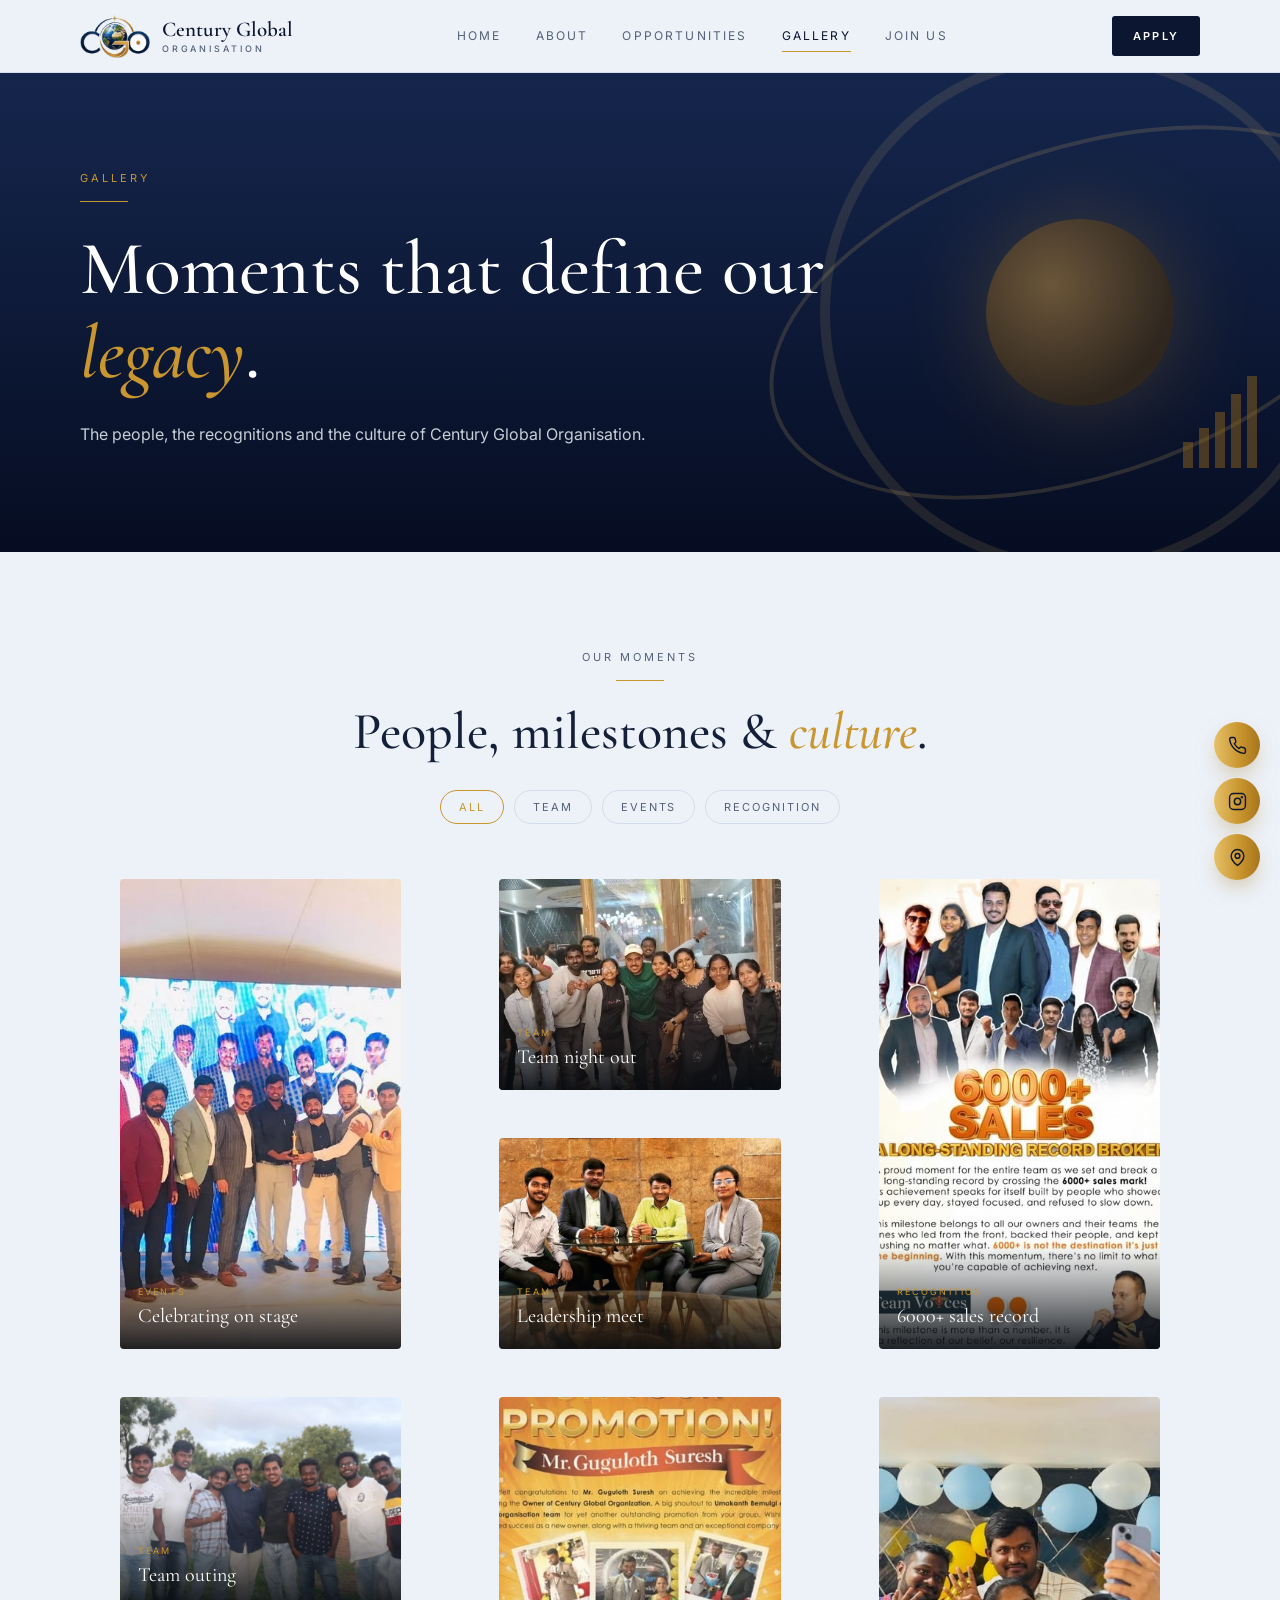
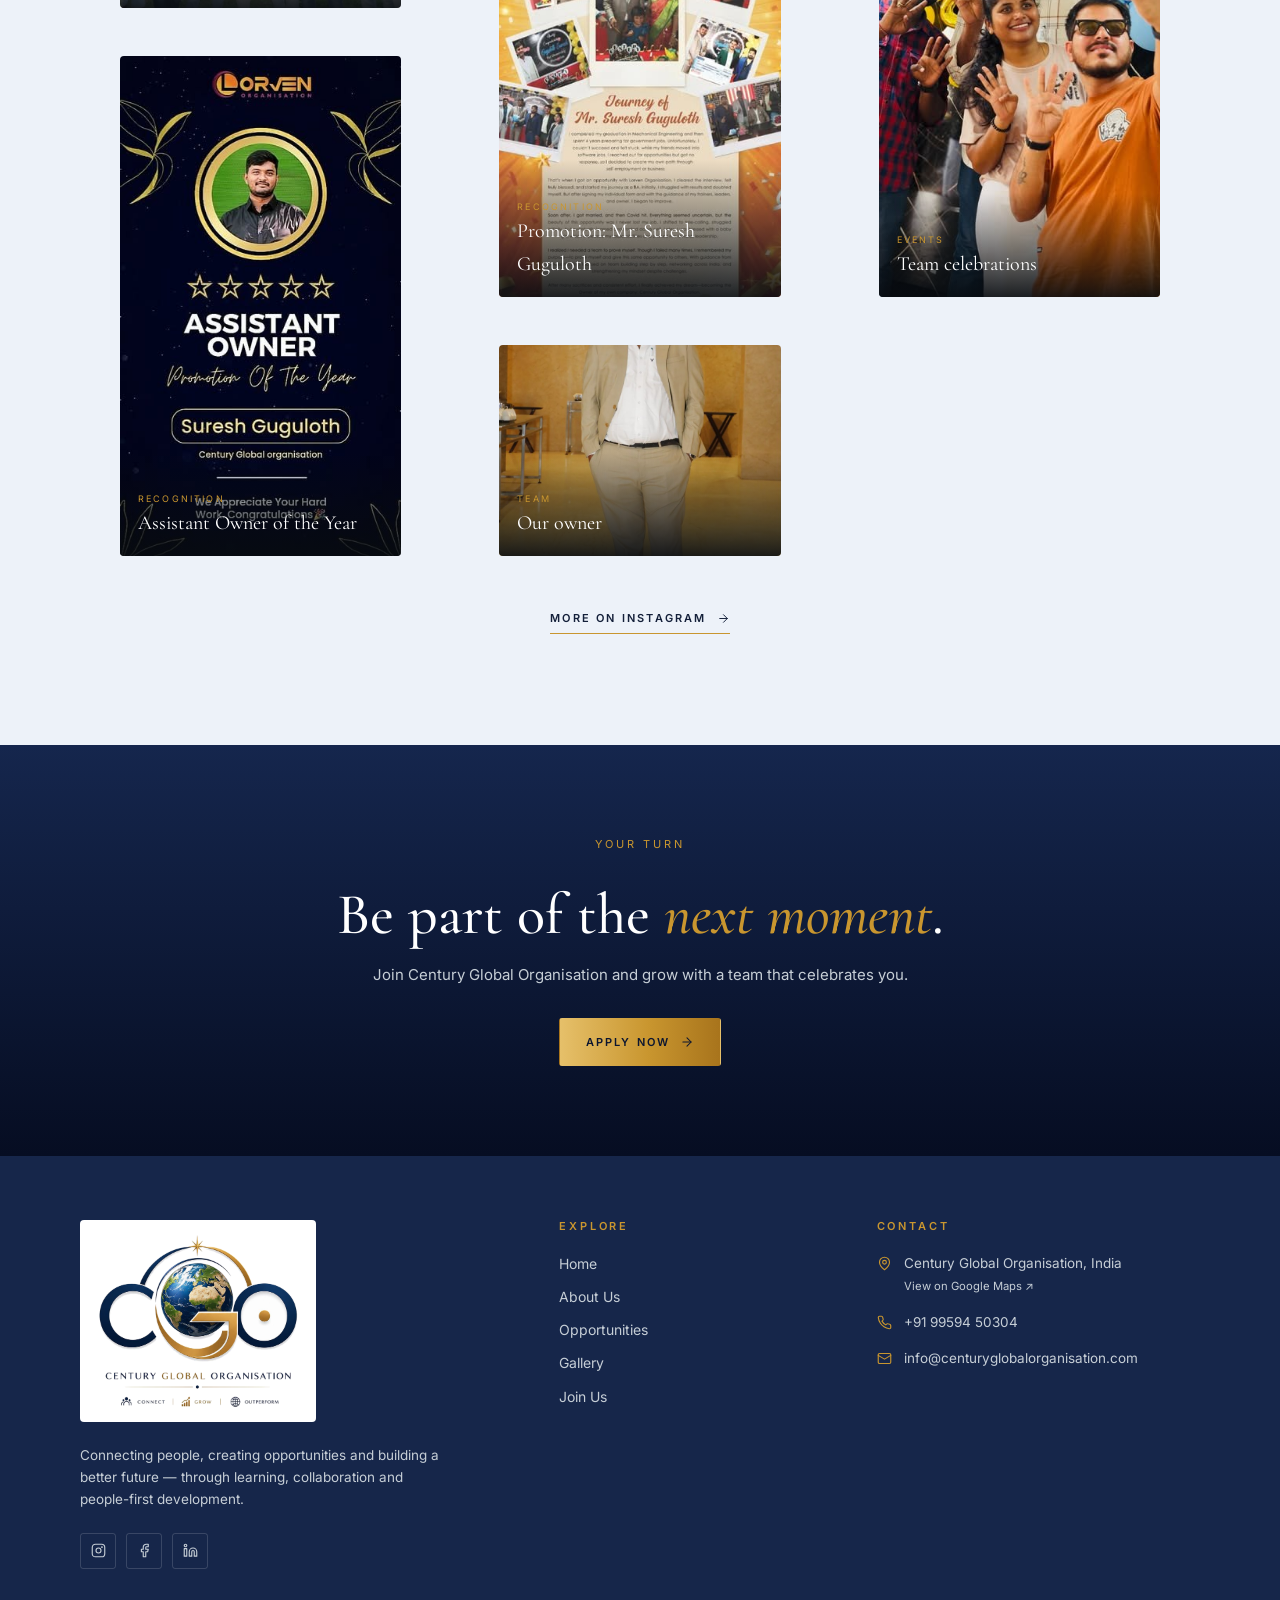
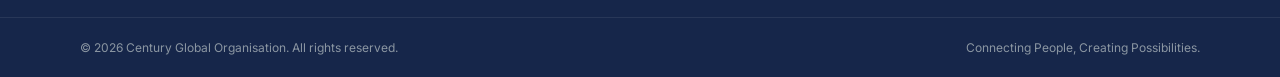
<file: gallery.html>
<!DOCTYPE html>
<html lang="en">
<head>
<meta charset="UTF-8">
<meta name="viewport" content="width=device-width, initial-scale=1.0">
<meta name="theme-color" content="#11181f">
<title>Gallery — Century Global Organisation</title>
<meta name="description" content="Photos of the people, celebrations and milestones of Century Global Organisation.">
<meta property="og:title" content="Gallery — Century Global Organisation">
<meta property="og:description" content="Photos of the people, celebrations and milestones of Century Global Organisation.">
<meta property="og:type" content="website">
<link rel="icon" href="assets/images/favicon.png" type="image/png">
<link rel="preconnect" href="https://fonts.googleapis.com">
<link rel="preconnect" href="https://fonts.gstatic.com" crossorigin>
<link rel="stylesheet" href="css/style.css?v=1790520716">
</head>
<body>
<header class="site-header">
  <div class="container nav">
    <a class="brand" href="index.html" aria-label="Century Global Organisation home">
      <img src="assets/images/logo-mark.png" alt="">
      <span class="brand-name">Century Global<span class="brand-sub">ORGANISATION</span></span>
    </a>
    <nav class="nav-links" aria-label="Main"><a href="index.html">Home</a><a href="about.html">About</a><a href="opportunities.html">Opportunities</a><a href="gallery.html">Gallery</a><a href="join-us.html">Join Us</a></nav>
    <a class="btn btn-dark" href="join-us.html">Apply</a>
    <button class="menu-toggle" aria-label="Open menu" aria-expanded="false"><svg viewBox="0 0 24 24" fill="none" stroke="currentColor" stroke-width="1.8" stroke-linecap="round" stroke-linejoin="round" aria-hidden="true"><path d="M4 7h16M4 12h16M4 17h16"/></svg></button>
  </div>
</header>
<main>
<section class="page-hero">
  <div class="hero-orbit" aria-hidden="true"><i></i><i></i><b></b><div class="bars"><span></span><span></span><span></span><span></span><span></span></div></div>
  <div class="container">
    <p class="eyebrow">Gallery</p>
    <hr class="rule">
    <h1>Moments that define our <em>legacy</em>.</h1>
    <p>The people, the recognitions and the culture of Century Global Organisation.</p>
  </div>
</section>

<section class="section">
  <div class="container">
    <div class="center">
      <p class="eyebrow">Our moments</p>
      <hr class="rule">
      <h2 class="section-title">People, milestones &amp; <em class="hl">culture</em>.</h2>
    </div>
    <div class="filters">
      <button class="active" data-filter="all">All</button>
      <button data-filter="team">Team</button>
      <button data-filter="events">Events</button>
      <button data-filter="recognition">Recognition</button>
    </div>
    <!-- To add a photo: put it in assets/images/ and copy one <figure> line below, changing src, alt and caption. -->
    <div class="gallery-grid">
      <figure class="g-item tall reveal" data-cat="events"><img src="assets/images/event-stage.jpg" alt="Celebrating on stage" loading="lazy"><figcaption><small>Events</small>Celebrating on stage</figcaption></figure>
      <figure class="g-item  reveal" data-cat="team"><img src="assets/images/team-night.jpg" alt="Team night out" loading="lazy"><figcaption><small>Team</small>Team night out</figcaption></figure>
      <figure class="g-item tall reveal" data-cat="recognition"><img src="assets/images/record-6000-sales.jpg" alt="6000+ sales record" loading="lazy"><figcaption><small>Recognition</small>6000+ sales record</figcaption></figure>
      <figure class="g-item  reveal" data-cat="team"><img src="assets/images/leadership-meet.jpg" alt="Leadership meet" loading="lazy"><figcaption><small>Team</small>Leadership meet</figcaption></figure>
      <figure class="g-item  reveal" data-cat="team"><img src="assets/images/team-outing.jpg" alt="Team outing" loading="lazy"><figcaption><small>Team</small>Team outing</figcaption></figure>
      <figure class="g-item tall reveal" data-cat="recognition"><img src="assets/images/promotion-suresh.jpg" alt="Promotion: Mr. Suresh Guguloth" loading="lazy"><figcaption><small>Recognition</small>Promotion: Mr. Suresh Guguloth</figcaption></figure>
      <figure class="g-item tall reveal" data-cat="events"><img src="assets/images/team-celebration.jpg" alt="Team celebrations" loading="lazy"><figcaption><small>Events</small>Team celebrations</figcaption></figure>
      <figure class="g-item tall reveal" data-cat="recognition"><img src="assets/images/assistant-owner-award.jpg" alt="Assistant Owner of the Year" loading="lazy"><figcaption><small>Recognition</small>Assistant Owner of the Year</figcaption></figure>
      <figure class="g-item  reveal" data-cat="team"><img src="assets/images/owner.jpg" alt="Our owner" loading="lazy"><figcaption><small>Team</small>Our owner</figcaption></figure>
    </div>
    <p class="center" style="margin-top:34px"><a class="link-arrow" href="https://www.instagram.com/centuryglobalorganization" target="_blank" rel="noopener">More on Instagram <svg viewBox="0 0 24 24" fill="none" stroke="currentColor" stroke-width="1.8" stroke-linecap="round" stroke-linejoin="round" aria-hidden="true"><path d="M5 12h14"/><path d="m12 5 7 7-7 7"/></svg></a></p>
  </div>
</section>

<section class="cta-band">
  <div class="container reveal">
    <p class="eyebrow accent">Your turn</p>
    <h2>Be part of the <em class="hl">next moment</em>.</h2>
    <p>Join Century Global Organisation and grow with a team that celebrates you.</p>
    <a class="btn btn-primary" href="join-us.html">Apply Now <svg viewBox="0 0 24 24" fill="none" stroke="currentColor" stroke-width="1.8" stroke-linecap="round" stroke-linejoin="round" aria-hidden="true"><path d="M5 12h14"/><path d="m12 5 7 7-7 7"/></svg></a>
  </div>
</section>

</main>
<footer class="site-footer">
  <div class="container footer-grid">
    <div>
      <a class="footer-logo" href="index.html">
        <img src="assets/images/logo-full.png" alt="Century Global Organisation">
      </a>
      <p>Connecting people, creating opportunities and building a better future — through learning, collaboration and people-first development.</p>
      <div class="socials">
        <a href="https://www.instagram.com/centuryglobalorganization" target="_blank" rel="noopener" aria-label="Instagram"><svg viewBox="0 0 24 24" fill="none" stroke="currentColor" stroke-width="1.8" stroke-linecap="round" stroke-linejoin="round" aria-hidden="true"><rect x="2" y="2" width="20" height="20" rx="5"/><circle cx="12" cy="12" r="4"/><circle cx="17.5" cy="6.5" r=".6" fill="currentColor"/></svg></a>
        <a href="#" aria-label="Facebook"><svg viewBox="0 0 24 24" fill="none" stroke="currentColor" stroke-width="1.8" stroke-linecap="round" stroke-linejoin="round" aria-hidden="true"><path d="M18 2h-3a5 5 0 0 0-5 5v3H7v4h3v8h4v-8h3l1-4h-4V7a1 1 0 0 1 1-1h3z"/></svg></a>
        <a href="#" aria-label="LinkedIn"><svg viewBox="0 0 24 24" fill="none" stroke="currentColor" stroke-width="1.8" stroke-linecap="round" stroke-linejoin="round" aria-hidden="true"><path d="M16 8a6 6 0 0 1 6 6v7h-4v-7a2 2 0 0 0-4 0v7h-4v-7a6 6 0 0 1 6-6z"/><rect x="2" y="9" width="4" height="12"/><circle cx="4" cy="4" r="2"/></svg></a>
      </div>
    </div>
    <div>
      <h4>Explore</h4>
      <nav class="footer-links"><a href="index.html">Home</a><a href="about.html">About Us</a><a href="opportunities.html">Opportunities</a><a href="gallery.html">Gallery</a><a href="join-us.html">Join Us</a></nav>
    </div>
    <div>
      <h4>Contact</h4>
      <ul class="footer-contact">
        <li><svg viewBox="0 0 24 24" fill="none" stroke="currentColor" stroke-width="1.8" stroke-linecap="round" stroke-linejoin="round" aria-hidden="true"><path d="M20 10c0 6-8 12-8 12S4 16 4 10a8 8 0 0 1 16 0Z"/><circle cx="12" cy="10" r="3"/></svg><a href="https://maps.app.goo.gl/z1HL9dPx6nWCaxGg8?g_st=ac" target="_blank" rel="noopener">Century Global Organisation, India<br><small>View on Google Maps ↗</small></a></li>
        <li><svg viewBox="0 0 24 24" fill="none" stroke="currentColor" stroke-width="1.8" stroke-linecap="round" stroke-linejoin="round" aria-hidden="true"><path d="M22 16.9v3a2 2 0 0 1-2.2 2 19.8 19.8 0 0 1-8.6-3.1 19.5 19.5 0 0 1-6-6A19.8 19.8 0 0 1 2.1 4.2 2 2 0 0 1 4.1 2h3a2 2 0 0 1 2 1.7c.1.9.4 1.8.7 2.7a2 2 0 0 1-.5 2.1L8 9.8a16 16 0 0 0 6 6l1.3-1.3a2 2 0 0 1 2.1-.4c.9.3 1.8.6 2.7.7a2 2 0 0 1 1.7 2Z"/></svg><a href="tel:+919959450304">+91 99594 50304</a></li>
        <li><svg viewBox="0 0 24 24" fill="none" stroke="currentColor" stroke-width="1.8" stroke-linecap="round" stroke-linejoin="round" aria-hidden="true"><rect x="2" y="4" width="20" height="16" rx="2"/><path d="m22 7-10 6L2 7"/></svg><a href="mailto:info@centuryglobalorganisation.com">info@centuryglobalorganisation.com</a></li>
      </ul>
    </div>
  </div>
  <div class="footer-bottom">
    <div class="container">
      <span>© <span data-year>2026</span> Century Global Organisation. All rights reserved.</span>
      <span>Connecting People, Creating Possibilities.</span>
    </div>
  </div>
</footer>

<div class="floating">
  <a href="tel:+919959450304" aria-label="Call CGO"><svg viewBox="0 0 24 24" fill="none" stroke="currentColor" stroke-width="1.8" stroke-linecap="round" stroke-linejoin="round" aria-hidden="true"><path d="M22 16.9v3a2 2 0 0 1-2.2 2 19.8 19.8 0 0 1-8.6-3.1 19.5 19.5 0 0 1-6-6A19.8 19.8 0 0 1 2.1 4.2 2 2 0 0 1 4.1 2h3a2 2 0 0 1 2 1.7c.1.9.4 1.8.7 2.7a2 2 0 0 1-.5 2.1L8 9.8a16 16 0 0 0 6 6l1.3-1.3a2 2 0 0 1 2.1-.4c.9.3 1.8.6 2.7.7a2 2 0 0 1 1.7 2Z"/></svg></a>
  <a href="https://www.instagram.com/centuryglobalorganization" target="_blank" rel="noopener" aria-label="CGO on Instagram"><svg viewBox="0 0 24 24" fill="none" stroke="currentColor" stroke-width="1.8" stroke-linecap="round" stroke-linejoin="round" aria-hidden="true"><rect x="2" y="2" width="20" height="20" rx="5"/><circle cx="12" cy="12" r="4"/><circle cx="17.5" cy="6.5" r=".6" fill="currentColor"/></svg></a>
  <a href="https://maps.app.goo.gl/z1HL9dPx6nWCaxGg8?g_st=ac" target="_blank" rel="noopener" aria-label="CGO on Google Maps"><svg viewBox="0 0 24 24" fill="none" stroke="currentColor" stroke-width="1.8" stroke-linecap="round" stroke-linejoin="round" aria-hidden="true"><path d="M20 10c0 6-8 12-8 12S4 16 4 10a8 8 0 0 1 16 0Z"/><circle cx="12" cy="10" r="3"/></svg></a>
</div>

<script src="js/main.js?v=1790520716"></script>
</body>
</html>
</file>
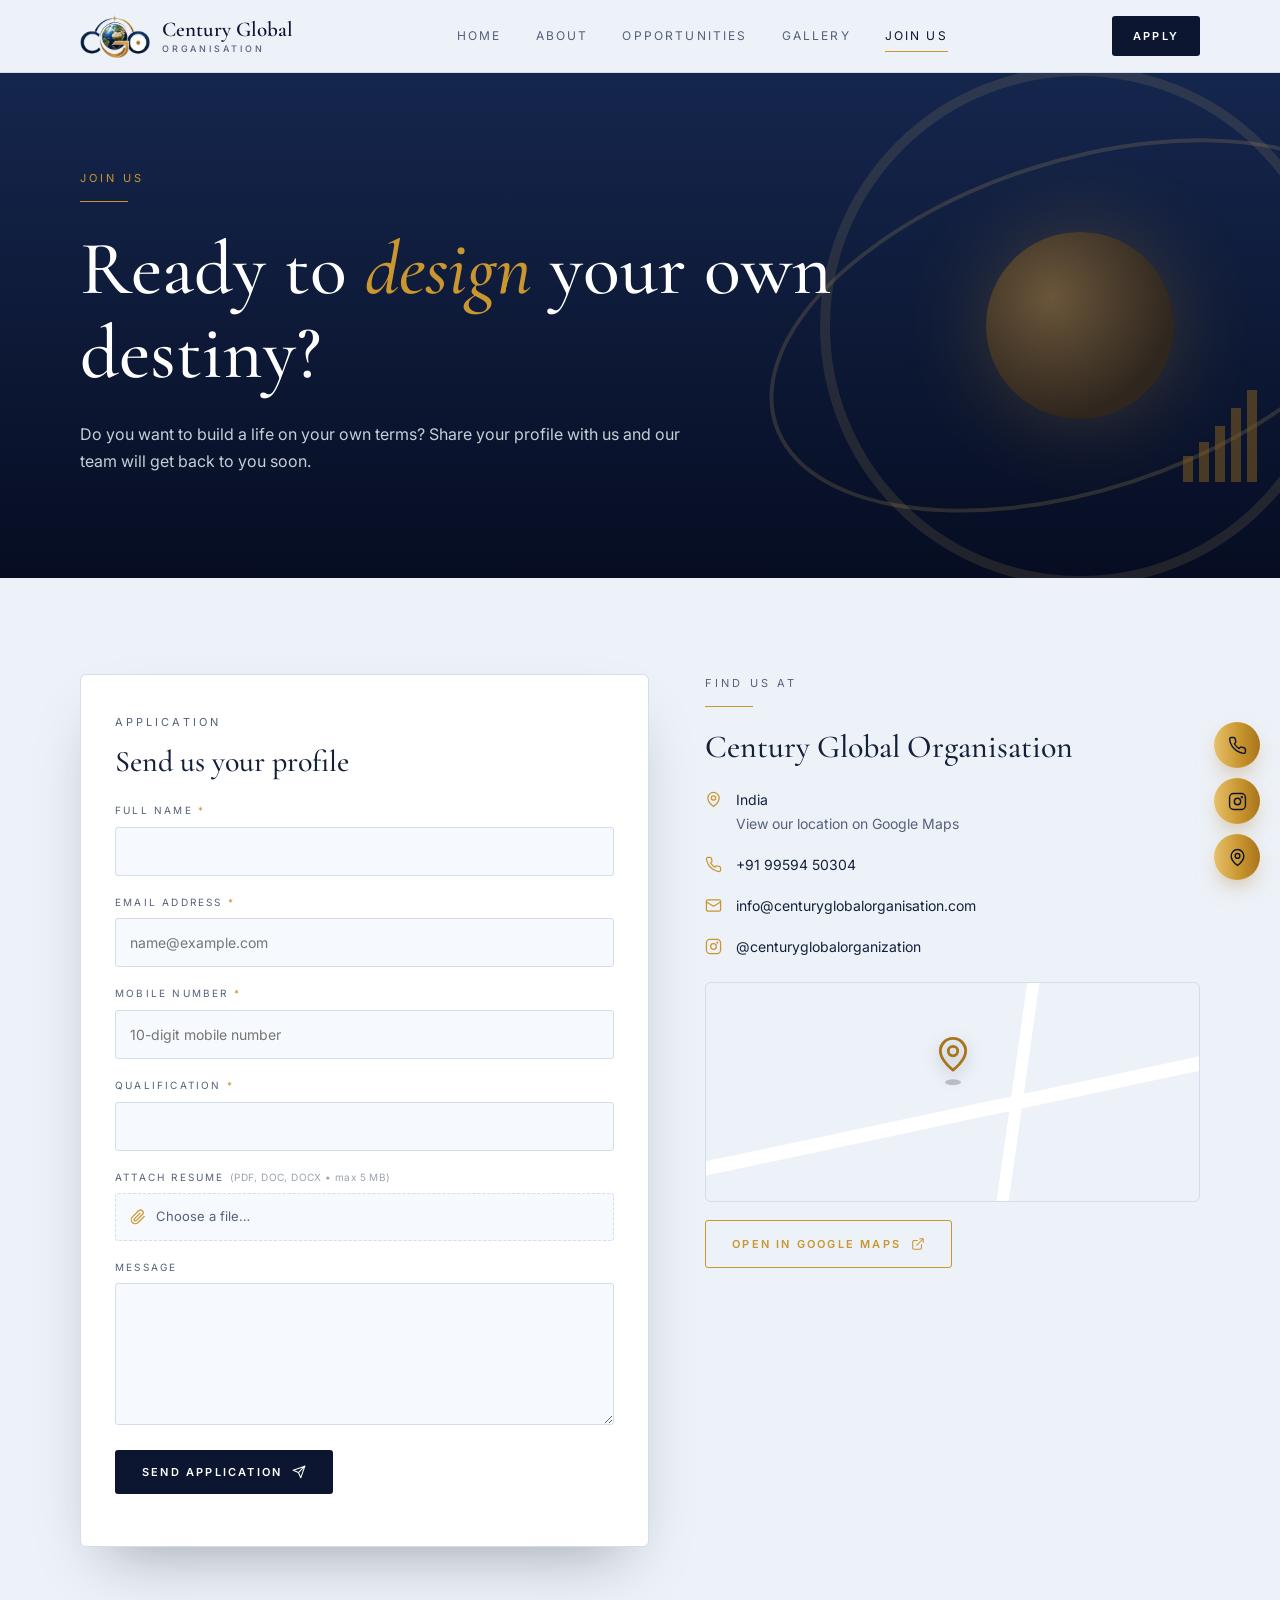
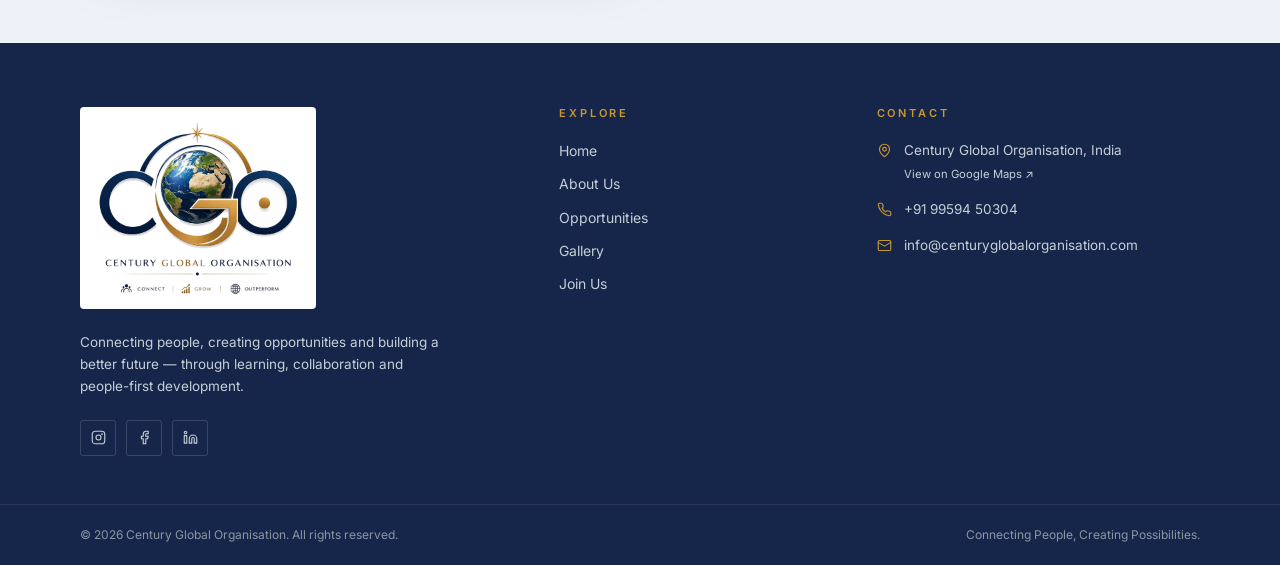
<file: join-us.html>
<!DOCTYPE html>
<html lang="en">
<head>
<meta charset="UTF-8">
<meta name="viewport" content="width=device-width, initial-scale=1.0">
<meta name="theme-color" content="#11181f">
<title>Join Us — Century Global Organisation</title>
<meta name="description" content="Apply to Century Global Organisation. Share your profile and our team will get back to you soon.">
<meta property="og:title" content="Join Us — Century Global Organisation">
<meta property="og:description" content="Apply to Century Global Organisation. Share your profile and our team will get back to you soon.">
<meta property="og:type" content="website">
<link rel="icon" href="assets/images/favicon.png" type="image/png">
<link rel="preconnect" href="https://fonts.googleapis.com">
<link rel="preconnect" href="https://fonts.gstatic.com" crossorigin>
<link rel="stylesheet" href="css/style.css?v=1790520716">
</head>
<body>
<header class="site-header">
  <div class="container nav">
    <a class="brand" href="index.html" aria-label="Century Global Organisation home">
      <img src="assets/images/logo-mark.png" alt="">
      <span class="brand-name">Century Global<span class="brand-sub">ORGANISATION</span></span>
    </a>
    <nav class="nav-links" aria-label="Main"><a href="index.html">Home</a><a href="about.html">About</a><a href="opportunities.html">Opportunities</a><a href="gallery.html">Gallery</a><a href="join-us.html">Join Us</a></nav>
    <a class="btn btn-dark" href="join-us.html">Apply</a>
    <button class="menu-toggle" aria-label="Open menu" aria-expanded="false"><svg viewBox="0 0 24 24" fill="none" stroke="currentColor" stroke-width="1.8" stroke-linecap="round" stroke-linejoin="round" aria-hidden="true"><path d="M4 7h16M4 12h16M4 17h16"/></svg></button>
  </div>
</header>
<main>
<section class="page-hero">
  <div class="hero-orbit" aria-hidden="true"><i></i><i></i><b></b><div class="bars"><span></span><span></span><span></span><span></span><span></span></div></div>
  <div class="container">
    <p class="eyebrow">Join us</p>
    <hr class="rule">
    <h1>Ready to <em>design</em> your own destiny?</h1>
    <p>Do you want to build a life on your own terms? Share your profile with us and our team will get back to you soon.</p>
  </div>
</section>

<section class="section">
  <div class="container join-grid">
    <div class="form-card reveal">
      <p class="eyebrow">Application</p>
      <h2>Send us your profile</h2>
      <form name="application" method="POST" data-netlify="true" netlify-honeypot="bot-field" enctype="multipart/form-data">
        <input type="hidden" name="form-name" value="application">
        <p hidden><label>Don't fill this out: <input name="bot-field"></label></p>
        <div class="field"><label for="f-name">Full name <span class="req">*</span></label><input id="f-name" name="name" required autocomplete="name"></div>
        <div class="field"><label for="f-email">Email address <span class="req">*</span></label><input id="f-email" name="email" type="email" required placeholder="name@example.com" autocomplete="email"></div>
        <div class="field"><label for="f-phone">Mobile number <span class="req">*</span></label><input id="f-phone" name="phone" type="tel" required pattern="[0-9+ ]{10,15}" placeholder="10-digit mobile number" autocomplete="tel"></div>
        <div class="field"><label for="f-qual">Qualification <span class="req">*</span></label><input id="f-qual" name="qualification" required></div>
        <div class="field">
          <label for="f-resume">Attach resume <span class="hint">(PDF, DOC, DOCX • max 5 MB)</span></label>
          <div class="file-input"><input id="f-resume" name="resume" type="file" accept=".pdf,.doc,.docx"><div class="file-face"><svg viewBox="0 0 24 24" fill="none" stroke="currentColor" stroke-width="1.8" stroke-linecap="round" stroke-linejoin="round" aria-hidden="true"><path d="m21.4 11.1-9.2 9.2a6 6 0 0 1-8.5-8.5l9.2-9.2a4 4 0 0 1 5.7 5.7l-9.2 9.2a2 2 0 0 1-2.8-2.8l8.5-8.5"/></svg><span class="file-name">Choose a file…</span></div></div>
        </div>
        <div class="field"><label for="f-msg">Message</label><textarea id="f-msg" name="message" rows="5"></textarea></div>
        <button class="btn btn-dark" type="submit">Send application <svg viewBox="0 0 24 24" fill="none" stroke="currentColor" stroke-width="1.8" stroke-linecap="round" stroke-linejoin="round" aria-hidden="true"><path d="m22 2-7 20-4-9-9-4z"/><path d="M22 2 11 13"/></svg></button>
        <p class="form-status" role="status"></p>
      </form>
    </div>

    <div class="reveal">
      <p class="eyebrow">Find us at</p>
      <hr class="rule">
      <h2 class="section-title" style="font-size:32px">Century Global Organisation</h2>
      <ul class="contact-list">
        <li><svg viewBox="0 0 24 24" fill="none" stroke="currentColor" stroke-width="1.8" stroke-linecap="round" stroke-linejoin="round" aria-hidden="true"><path d="M20 10c0 6-8 12-8 12S4 16 4 10a8 8 0 0 1 16 0Z"/><circle cx="12" cy="10" r="3"/></svg><span>India<br><a href="https://maps.app.goo.gl/z1HL9dPx6nWCaxGg8?g_st=ac" target="_blank" rel="noopener" style="color:var(--muted)">View our location on Google Maps</a></span></li>
        <li><svg viewBox="0 0 24 24" fill="none" stroke="currentColor" stroke-width="1.8" stroke-linecap="round" stroke-linejoin="round" aria-hidden="true"><path d="M22 16.9v3a2 2 0 0 1-2.2 2 19.8 19.8 0 0 1-8.6-3.1 19.5 19.5 0 0 1-6-6A19.8 19.8 0 0 1 2.1 4.2 2 2 0 0 1 4.1 2h3a2 2 0 0 1 2 1.7c.1.9.4 1.8.7 2.7a2 2 0 0 1-.5 2.1L8 9.8a16 16 0 0 0 6 6l1.3-1.3a2 2 0 0 1 2.1-.4c.9.3 1.8.6 2.7.7a2 2 0 0 1 1.7 2Z"/></svg><a href="tel:+919959450304">+91 99594 50304</a></li>
        <li><svg viewBox="0 0 24 24" fill="none" stroke="currentColor" stroke-width="1.8" stroke-linecap="round" stroke-linejoin="round" aria-hidden="true"><rect x="2" y="4" width="20" height="16" rx="2"/><path d="m22 7-10 6L2 7"/></svg><a href="mailto:info@centuryglobalorganisation.com">info@centuryglobalorganisation.com</a></li>
        <li><svg viewBox="0 0 24 24" fill="none" stroke="currentColor" stroke-width="1.8" stroke-linecap="round" stroke-linejoin="round" aria-hidden="true"><rect x="2" y="2" width="20" height="20" rx="5"/><circle cx="12" cy="12" r="4"/><circle cx="17.5" cy="6.5" r=".6" fill="currentColor"/></svg><a href="https://www.instagram.com/centuryglobalorganization" target="_blank" rel="noopener">@centuryglobalorganization</a></li>
      </ul>
      <a class="map-card" href="https://maps.app.goo.gl/z1HL9dPx6nWCaxGg8?g_st=ac" target="_blank" rel="noopener" aria-label="Open CGO location in Google Maps"><span class="map-pin"><svg viewBox="0 0 24 24" fill="none" stroke="currentColor" stroke-width="1.8" stroke-linecap="round" stroke-linejoin="round" aria-hidden="true"><path d="M20 10c0 6-8 12-8 12S4 16 4 10a8 8 0 0 1 16 0Z"/><circle cx="12" cy="10" r="3"/></svg></span></a>
      <a class="btn btn-outline" href="https://maps.app.goo.gl/z1HL9dPx6nWCaxGg8?g_st=ac" target="_blank" rel="noopener">Open in Google Maps <svg viewBox="0 0 24 24" fill="none" stroke="currentColor" stroke-width="1.8" stroke-linecap="round" stroke-linejoin="round" aria-hidden="true"><path d="M15 3h6v6M10 14 21 3M18 13v6a2 2 0 0 1-2 2H5a2 2 0 0 1-2-2V8a2 2 0 0 1 2-2h6"/></svg></a>
    </div>
  </div>
</section>
</main>
<footer class="site-footer">
  <div class="container footer-grid">
    <div>
      <a class="footer-logo" href="index.html">
        <img src="assets/images/logo-full.png" alt="Century Global Organisation">
      </a>
      <p>Connecting people, creating opportunities and building a better future — through learning, collaboration and people-first development.</p>
      <div class="socials">
        <a href="https://www.instagram.com/centuryglobalorganization" target="_blank" rel="noopener" aria-label="Instagram"><svg viewBox="0 0 24 24" fill="none" stroke="currentColor" stroke-width="1.8" stroke-linecap="round" stroke-linejoin="round" aria-hidden="true"><rect x="2" y="2" width="20" height="20" rx="5"/><circle cx="12" cy="12" r="4"/><circle cx="17.5" cy="6.5" r=".6" fill="currentColor"/></svg></a>
        <a href="#" aria-label="Facebook"><svg viewBox="0 0 24 24" fill="none" stroke="currentColor" stroke-width="1.8" stroke-linecap="round" stroke-linejoin="round" aria-hidden="true"><path d="M18 2h-3a5 5 0 0 0-5 5v3H7v4h3v8h4v-8h3l1-4h-4V7a1 1 0 0 1 1-1h3z"/></svg></a>
        <a href="#" aria-label="LinkedIn"><svg viewBox="0 0 24 24" fill="none" stroke="currentColor" stroke-width="1.8" stroke-linecap="round" stroke-linejoin="round" aria-hidden="true"><path d="M16 8a6 6 0 0 1 6 6v7h-4v-7a2 2 0 0 0-4 0v7h-4v-7a6 6 0 0 1 6-6z"/><rect x="2" y="9" width="4" height="12"/><circle cx="4" cy="4" r="2"/></svg></a>
      </div>
    </div>
    <div>
      <h4>Explore</h4>
      <nav class="footer-links"><a href="index.html">Home</a><a href="about.html">About Us</a><a href="opportunities.html">Opportunities</a><a href="gallery.html">Gallery</a><a href="join-us.html">Join Us</a></nav>
    </div>
    <div>
      <h4>Contact</h4>
      <ul class="footer-contact">
        <li><svg viewBox="0 0 24 24" fill="none" stroke="currentColor" stroke-width="1.8" stroke-linecap="round" stroke-linejoin="round" aria-hidden="true"><path d="M20 10c0 6-8 12-8 12S4 16 4 10a8 8 0 0 1 16 0Z"/><circle cx="12" cy="10" r="3"/></svg><a href="https://maps.app.goo.gl/z1HL9dPx6nWCaxGg8?g_st=ac" target="_blank" rel="noopener">Century Global Organisation, India<br><small>View on Google Maps ↗</small></a></li>
        <li><svg viewBox="0 0 24 24" fill="none" stroke="currentColor" stroke-width="1.8" stroke-linecap="round" stroke-linejoin="round" aria-hidden="true"><path d="M22 16.9v3a2 2 0 0 1-2.2 2 19.8 19.8 0 0 1-8.6-3.1 19.5 19.5 0 0 1-6-6A19.8 19.8 0 0 1 2.1 4.2 2 2 0 0 1 4.1 2h3a2 2 0 0 1 2 1.7c.1.9.4 1.8.7 2.7a2 2 0 0 1-.5 2.1L8 9.8a16 16 0 0 0 6 6l1.3-1.3a2 2 0 0 1 2.1-.4c.9.3 1.8.6 2.7.7a2 2 0 0 1 1.7 2Z"/></svg><a href="tel:+919959450304">+91 99594 50304</a></li>
        <li><svg viewBox="0 0 24 24" fill="none" stroke="currentColor" stroke-width="1.8" stroke-linecap="round" stroke-linejoin="round" aria-hidden="true"><rect x="2" y="4" width="20" height="16" rx="2"/><path d="m22 7-10 6L2 7"/></svg><a href="mailto:info@centuryglobalorganisation.com">info@centuryglobalorganisation.com</a></li>
      </ul>
    </div>
  </div>
  <div class="footer-bottom">
    <div class="container">
      <span>© <span data-year>2026</span> Century Global Organisation. All rights reserved.</span>
      <span>Connecting People, Creating Possibilities.</span>
    </div>
  </div>
</footer>

<div class="floating">
  <a href="tel:+919959450304" aria-label="Call CGO"><svg viewBox="0 0 24 24" fill="none" stroke="currentColor" stroke-width="1.8" stroke-linecap="round" stroke-linejoin="round" aria-hidden="true"><path d="M22 16.9v3a2 2 0 0 1-2.2 2 19.8 19.8 0 0 1-8.6-3.1 19.5 19.5 0 0 1-6-6A19.8 19.8 0 0 1 2.1 4.2 2 2 0 0 1 4.1 2h3a2 2 0 0 1 2 1.7c.1.9.4 1.8.7 2.7a2 2 0 0 1-.5 2.1L8 9.8a16 16 0 0 0 6 6l1.3-1.3a2 2 0 0 1 2.1-.4c.9.3 1.8.6 2.7.7a2 2 0 0 1 1.7 2Z"/></svg></a>
  <a href="https://www.instagram.com/centuryglobalorganization" target="_blank" rel="noopener" aria-label="CGO on Instagram"><svg viewBox="0 0 24 24" fill="none" stroke="currentColor" stroke-width="1.8" stroke-linecap="round" stroke-linejoin="round" aria-hidden="true"><rect x="2" y="2" width="20" height="20" rx="5"/><circle cx="12" cy="12" r="4"/><circle cx="17.5" cy="6.5" r=".6" fill="currentColor"/></svg></a>
  <a href="https://maps.app.goo.gl/z1HL9dPx6nWCaxGg8?g_st=ac" target="_blank" rel="noopener" aria-label="CGO on Google Maps"><svg viewBox="0 0 24 24" fill="none" stroke="currentColor" stroke-width="1.8" stroke-linecap="round" stroke-linejoin="round" aria-hidden="true"><path d="M20 10c0 6-8 12-8 12S4 16 4 10a8 8 0 0 1 16 0Z"/><circle cx="12" cy="10" r="3"/></svg></a>
</div>

<script src="js/main.js?v=1790520716"></script>
</body>
</html>
</file>
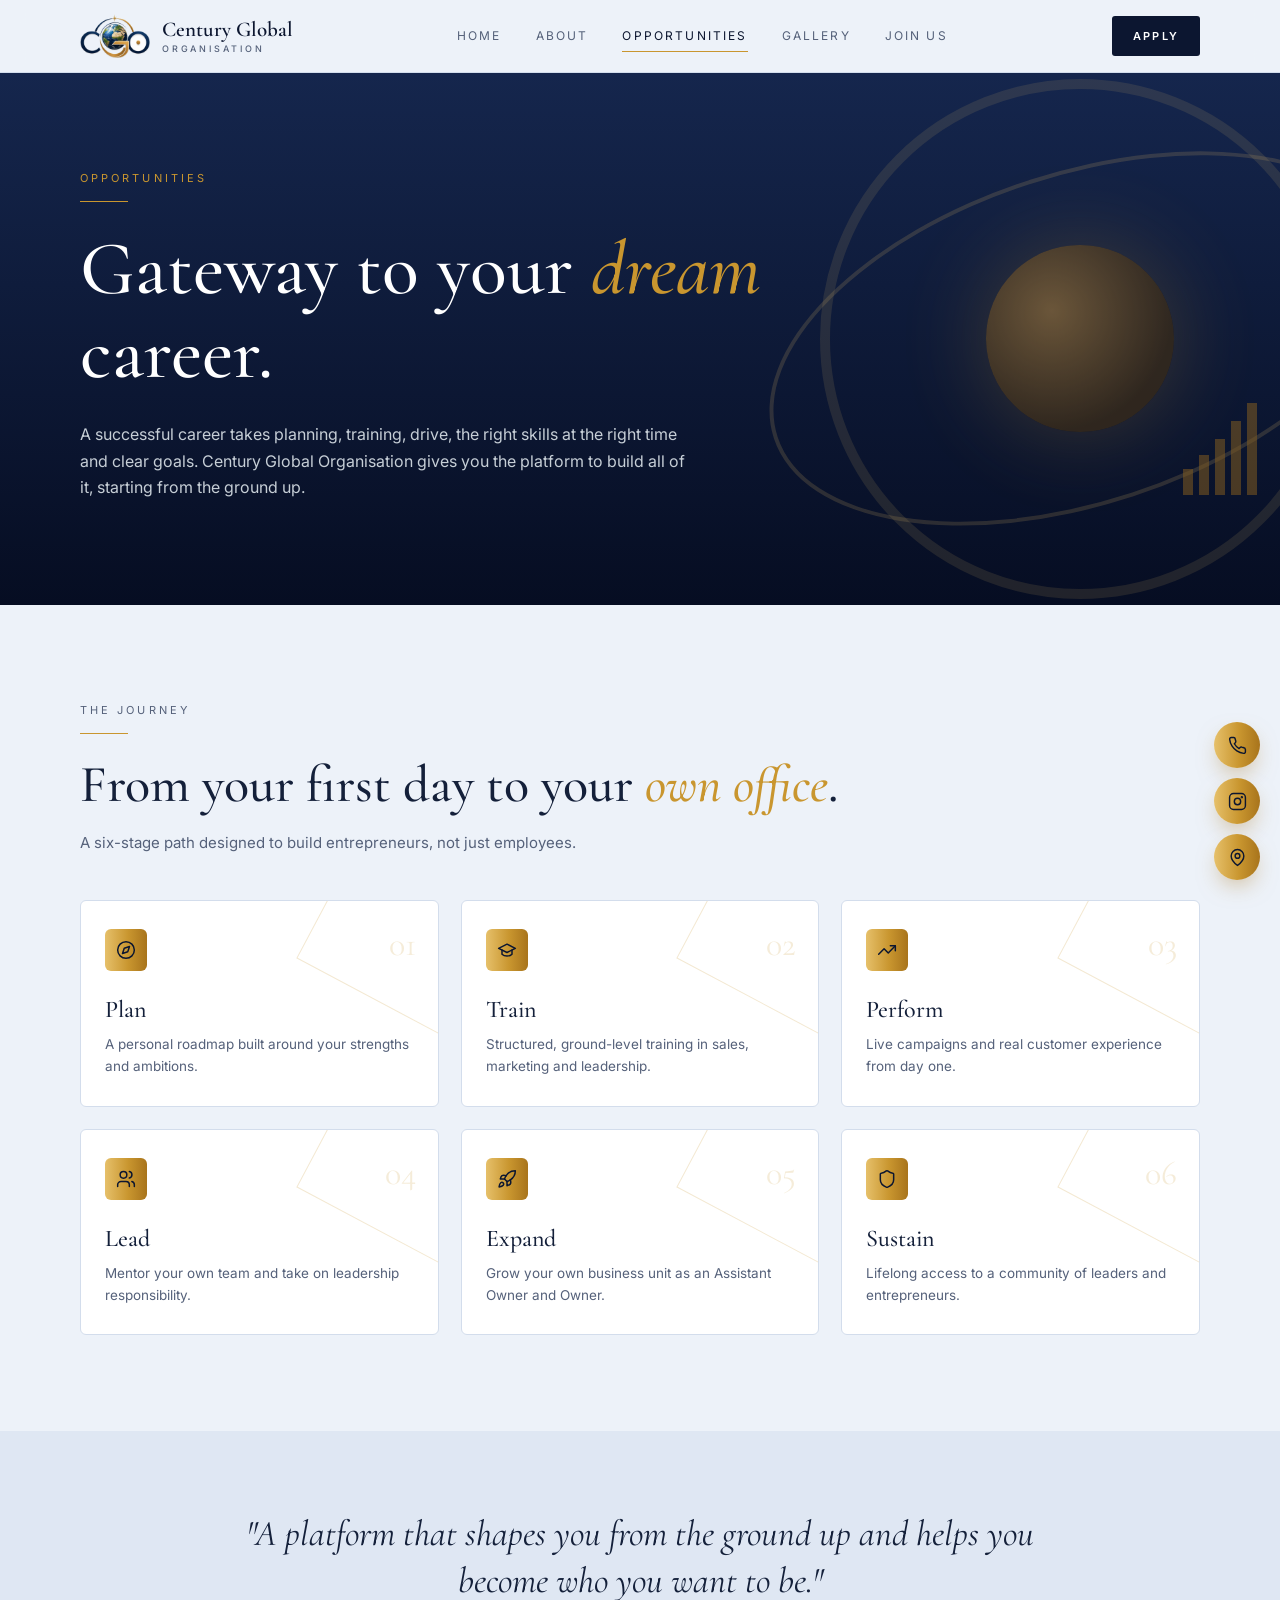
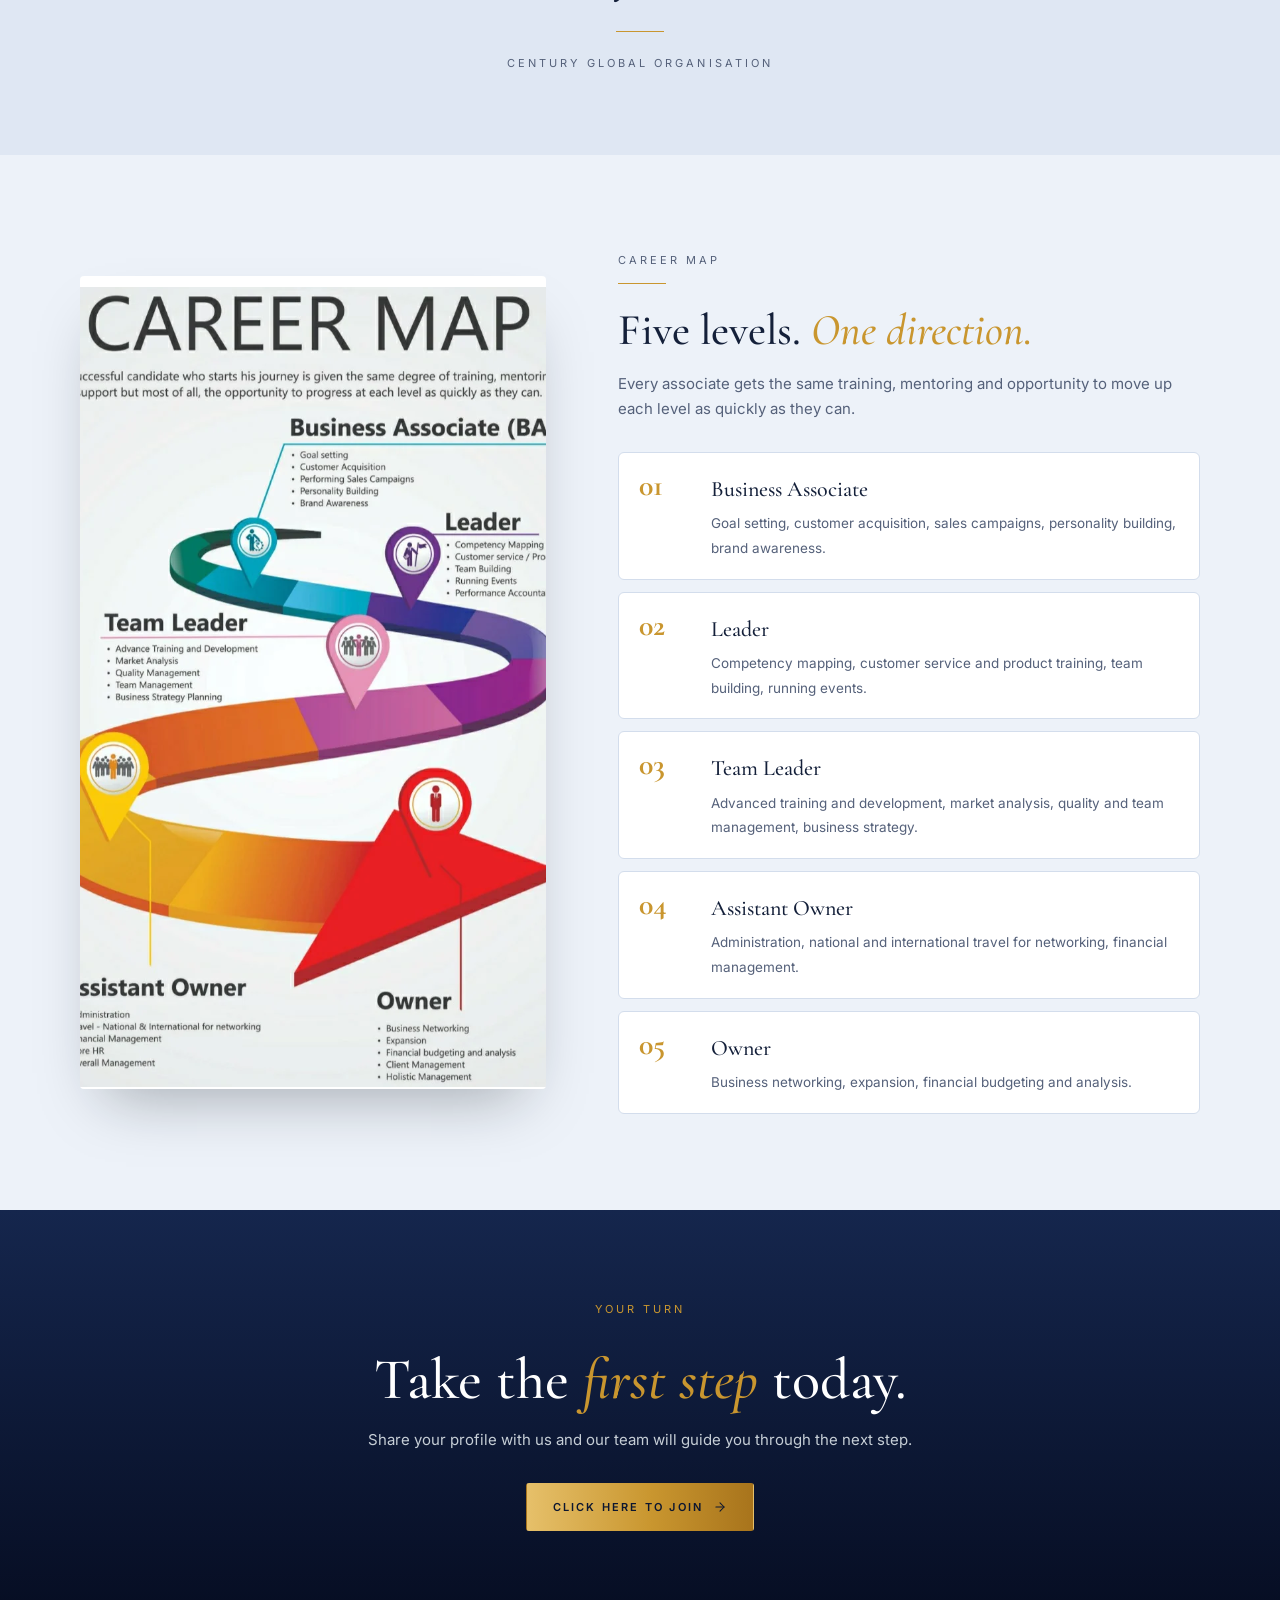
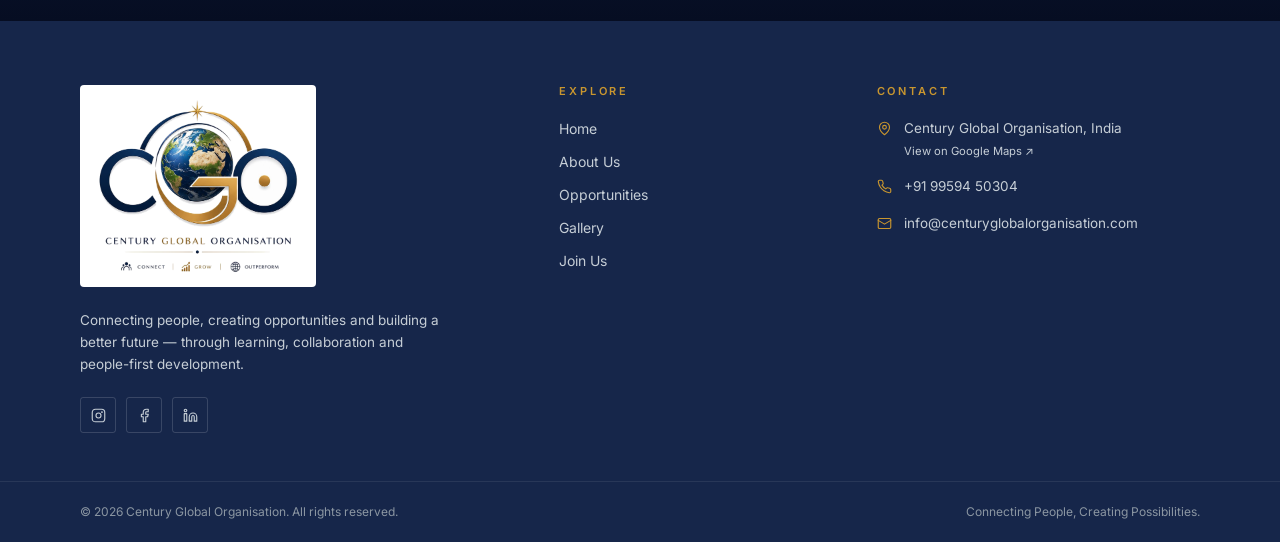
<file: opportunities.html>
<!DOCTYPE html>
<html lang="en">
<head>
<meta charset="UTF-8">
<meta name="viewport" content="width=device-width, initial-scale=1.0">
<meta name="theme-color" content="#11181f">
<title>Opportunities — Century Global Organisation</title>
<meta name="description" content="Career opportunities at Century Global Organisation: a six-stage journey and a five-level career ladder from Business Associate to Owner.">
<meta property="og:title" content="Opportunities — Century Global Organisation">
<meta property="og:description" content="Career opportunities at Century Global Organisation: a six-stage journey and a five-level career ladder from Business Associate to Owner.">
<meta property="og:type" content="website">
<link rel="icon" href="assets/images/favicon.png" type="image/png">
<link rel="preconnect" href="https://fonts.googleapis.com">
<link rel="preconnect" href="https://fonts.gstatic.com" crossorigin>
<link rel="stylesheet" href="css/style.css?v=1790520716">
</head>
<body>
<header class="site-header">
  <div class="container nav">
    <a class="brand" href="index.html" aria-label="Century Global Organisation home">
      <img src="assets/images/logo-mark.png" alt="">
      <span class="brand-name">Century Global<span class="brand-sub">ORGANISATION</span></span>
    </a>
    <nav class="nav-links" aria-label="Main"><a href="index.html">Home</a><a href="about.html">About</a><a href="opportunities.html">Opportunities</a><a href="gallery.html">Gallery</a><a href="join-us.html">Join Us</a></nav>
    <a class="btn btn-dark" href="join-us.html">Apply</a>
    <button class="menu-toggle" aria-label="Open menu" aria-expanded="false"><svg viewBox="0 0 24 24" fill="none" stroke="currentColor" stroke-width="1.8" stroke-linecap="round" stroke-linejoin="round" aria-hidden="true"><path d="M4 7h16M4 12h16M4 17h16"/></svg></button>
  </div>
</header>
<main>
<section class="page-hero">
  <div class="hero-orbit" aria-hidden="true"><i></i><i></i><b></b><div class="bars"><span></span><span></span><span></span><span></span><span></span></div></div>
  <div class="container">
    <p class="eyebrow">Opportunities</p>
    <hr class="rule">
    <h1>Gateway to your <em>dream</em> career.</h1>
    <p>A successful career takes planning, training, drive, the right skills at the right time and clear goals. Century Global Organisation gives you the platform to build all of it, starting from the ground up.</p>
  </div>
</section>

<section class="section">
  <div class="container">
    <p class="eyebrow">The journey</p>
    <hr class="rule">
    <h2 class="section-title">From your first day to your <em class="hl">own office</em>.</h2>
    <p class="section-lead">A six-stage path designed to build entrepreneurs, not just employees.</p>
    <div class="card-grid cols-3">
      <article class="feature reveal"><span class="num">01</span><div class="icon-box"><svg viewBox="0 0 24 24" fill="none" stroke="currentColor" stroke-width="1.8" stroke-linecap="round" stroke-linejoin="round" aria-hidden="true"><circle cx="12" cy="12" r="10"/><path d="m16.2 7.8-2.1 6.3-6.3 2.1 2.1-6.3z"/></svg></div><h3>Plan</h3><p>A personal roadmap built around your strengths and ambitions.</p></article>
      <article class="feature reveal"><span class="num">02</span><div class="icon-box"><svg viewBox="0 0 24 24" fill="none" stroke="currentColor" stroke-width="1.8" stroke-linecap="round" stroke-linejoin="round" aria-hidden="true"><path d="M22 10 12 5 2 10l10 5 10-5z"/><path d="M6 12v5c3 3 9 3 12 0v-5"/></svg></div><h3>Train</h3><p>Structured, ground-level training in sales, marketing and leadership.</p></article>
      <article class="feature reveal"><span class="num">03</span><div class="icon-box"><svg viewBox="0 0 24 24" fill="none" stroke="currentColor" stroke-width="1.8" stroke-linecap="round" stroke-linejoin="round" aria-hidden="true"><path d="m22 7-8.5 8.5-5-5L2 17"/><path d="M16 7h6v6"/></svg></div><h3>Perform</h3><p>Live campaigns and real customer experience from day one.</p></article>
      <article class="feature reveal"><span class="num">04</span><div class="icon-box"><svg viewBox="0 0 24 24" fill="none" stroke="currentColor" stroke-width="1.8" stroke-linecap="round" stroke-linejoin="round" aria-hidden="true"><path d="M16 21v-2a4 4 0 0 0-4-4H6a4 4 0 0 0-4 4v2"/><circle cx="9" cy="7" r="4"/><path d="M22 21v-2a4 4 0 0 0-3-3.9M16 3.1a4 4 0 0 1 0 7.8"/></svg></div><h3>Lead</h3><p>Mentor your own team and take on leadership responsibility.</p></article>
      <article class="feature reveal"><span class="num">05</span><div class="icon-box"><svg viewBox="0 0 24 24" fill="none" stroke="currentColor" stroke-width="1.8" stroke-linecap="round" stroke-linejoin="round" aria-hidden="true"><path d="M4.5 16.5c-1.5 1.3-2 5-2 5s3.7-.5 5-2c.7-.8.7-2.1-.1-2.9a2.2 2.2 0 0 0-2.9-.1z"/><path d="m12 15-3-3a22 22 0 0 1 2-4A12.9 12.9 0 0 1 22 2c0 2.7-.8 7.5-6 11a22.4 22.4 0 0 1-4 2z"/><path d="M9 12H4s.6-3 2-4c1.6-1.1 5 0 5 0M12 15v5s3-.6 4-2c1.1-1.6 0-5 0-5"/></svg></div><h3>Expand</h3><p>Grow your own business unit as an Assistant Owner and Owner.</p></article>
      <article class="feature reveal"><span class="num">06</span><div class="icon-box"><svg viewBox="0 0 24 24" fill="none" stroke="currentColor" stroke-width="1.8" stroke-linecap="round" stroke-linejoin="round" aria-hidden="true"><path d="M20 13c0 5-3.5 7.5-7.7 9a1 1 0 0 1-.6 0C7.5 20.5 4 18 4 13V6a1 1 0 0 1 1-1c2 0 4.5-1.2 6.2-2.7a1.2 1.2 0 0 1 1.5 0C14.5 3.8 17 5 19 5a1 1 0 0 1 1 1z"/></svg></div><h3>Sustain</h3><p>Lifelong access to a community of leaders and entrepreneurs.</p></article>
    </div>
  </div>
</section>

<section class="quote-band">
  <div class="container reveal">
    <blockquote>"A platform that shapes you from the ground up and helps you become who you want to be."</blockquote>
    <hr class="rule">
    <cite>Century Global Organisation</cite>
  </div>
</section>

<section class="section">
  <div class="container split">
    <div class="split-media reveal">
      <img class="photo-frame" src="assets/images/cgo-growth-map.png" alt="CGO career map from Business Associate to Owner" width="634" height="813">
    </div>
    <div class="split-copy reveal">
      <p class="eyebrow">Career map</p>
      <hr class="rule">
      <h2 class="section-title">Five levels. <em class="hl">One direction.</em></h2>
      <p>Every associate gets the same training, mentoring and opportunity to move up each level as quickly as they can.</p>
      <div class="ladder">
        <div class="rung"><b>01</b><div><strong>Business Associate</strong><span>Goal setting, customer acquisition, sales campaigns, personality building, brand awareness.</span></div></div>
        <div class="rung"><b>02</b><div><strong>Leader</strong><span>Competency mapping, customer service and product training, team building, running events.</span></div></div>
        <div class="rung"><b>03</b><div><strong>Team Leader</strong><span>Advanced training and development, market analysis, quality and team management, business strategy.</span></div></div>
        <div class="rung"><b>04</b><div><strong>Assistant Owner</strong><span>Administration, national and international travel for networking, financial management.</span></div></div>
        <div class="rung"><b>05</b><div><strong>Owner</strong><span>Business networking, expansion, financial budgeting and analysis.</span></div></div>
      </div>
    </div>
  </div>
</section>

<section class="cta-band">
  <div class="container reveal">
    <p class="eyebrow accent">Your turn</p>
    <h2>Take the <em class="hl">first step</em> today.</h2>
    <p>Share your profile with us and our team will guide you through the next step.</p>
    <a class="btn btn-primary" href="join-us.html">Click here to join <svg viewBox="0 0 24 24" fill="none" stroke="currentColor" stroke-width="1.8" stroke-linecap="round" stroke-linejoin="round" aria-hidden="true"><path d="M5 12h14"/><path d="m12 5 7 7-7 7"/></svg></a>
  </div>
</section>

</main>
<footer class="site-footer">
  <div class="container footer-grid">
    <div>
      <a class="footer-logo" href="index.html">
        <img src="assets/images/logo-full.png" alt="Century Global Organisation">
      </a>
      <p>Connecting people, creating opportunities and building a better future — through learning, collaboration and people-first development.</p>
      <div class="socials">
        <a href="https://www.instagram.com/centuryglobalorganization" target="_blank" rel="noopener" aria-label="Instagram"><svg viewBox="0 0 24 24" fill="none" stroke="currentColor" stroke-width="1.8" stroke-linecap="round" stroke-linejoin="round" aria-hidden="true"><rect x="2" y="2" width="20" height="20" rx="5"/><circle cx="12" cy="12" r="4"/><circle cx="17.5" cy="6.5" r=".6" fill="currentColor"/></svg></a>
        <a href="#" aria-label="Facebook"><svg viewBox="0 0 24 24" fill="none" stroke="currentColor" stroke-width="1.8" stroke-linecap="round" stroke-linejoin="round" aria-hidden="true"><path d="M18 2h-3a5 5 0 0 0-5 5v3H7v4h3v8h4v-8h3l1-4h-4V7a1 1 0 0 1 1-1h3z"/></svg></a>
        <a href="#" aria-label="LinkedIn"><svg viewBox="0 0 24 24" fill="none" stroke="currentColor" stroke-width="1.8" stroke-linecap="round" stroke-linejoin="round" aria-hidden="true"><path d="M16 8a6 6 0 0 1 6 6v7h-4v-7a2 2 0 0 0-4 0v7h-4v-7a6 6 0 0 1 6-6z"/><rect x="2" y="9" width="4" height="12"/><circle cx="4" cy="4" r="2"/></svg></a>
      </div>
    </div>
    <div>
      <h4>Explore</h4>
      <nav class="footer-links"><a href="index.html">Home</a><a href="about.html">About Us</a><a href="opportunities.html">Opportunities</a><a href="gallery.html">Gallery</a><a href="join-us.html">Join Us</a></nav>
    </div>
    <div>
      <h4>Contact</h4>
      <ul class="footer-contact">
        <li><svg viewBox="0 0 24 24" fill="none" stroke="currentColor" stroke-width="1.8" stroke-linecap="round" stroke-linejoin="round" aria-hidden="true"><path d="M20 10c0 6-8 12-8 12S4 16 4 10a8 8 0 0 1 16 0Z"/><circle cx="12" cy="10" r="3"/></svg><a href="https://maps.app.goo.gl/z1HL9dPx6nWCaxGg8?g_st=ac" target="_blank" rel="noopener">Century Global Organisation, India<br><small>View on Google Maps ↗</small></a></li>
        <li><svg viewBox="0 0 24 24" fill="none" stroke="currentColor" stroke-width="1.8" stroke-linecap="round" stroke-linejoin="round" aria-hidden="true"><path d="M22 16.9v3a2 2 0 0 1-2.2 2 19.8 19.8 0 0 1-8.6-3.1 19.5 19.5 0 0 1-6-6A19.8 19.8 0 0 1 2.1 4.2 2 2 0 0 1 4.1 2h3a2 2 0 0 1 2 1.7c.1.9.4 1.8.7 2.7a2 2 0 0 1-.5 2.1L8 9.8a16 16 0 0 0 6 6l1.3-1.3a2 2 0 0 1 2.1-.4c.9.3 1.8.6 2.7.7a2 2 0 0 1 1.7 2Z"/></svg><a href="tel:+919959450304">+91 99594 50304</a></li>
        <li><svg viewBox="0 0 24 24" fill="none" stroke="currentColor" stroke-width="1.8" stroke-linecap="round" stroke-linejoin="round" aria-hidden="true"><rect x="2" y="4" width="20" height="16" rx="2"/><path d="m22 7-10 6L2 7"/></svg><a href="mailto:info@centuryglobalorganisation.com">info@centuryglobalorganisation.com</a></li>
      </ul>
    </div>
  </div>
  <div class="footer-bottom">
    <div class="container">
      <span>© <span data-year>2026</span> Century Global Organisation. All rights reserved.</span>
      <span>Connecting People, Creating Possibilities.</span>
    </div>
  </div>
</footer>

<div class="floating">
  <a href="tel:+919959450304" aria-label="Call CGO"><svg viewBox="0 0 24 24" fill="none" stroke="currentColor" stroke-width="1.8" stroke-linecap="round" stroke-linejoin="round" aria-hidden="true"><path d="M22 16.9v3a2 2 0 0 1-2.2 2 19.8 19.8 0 0 1-8.6-3.1 19.5 19.5 0 0 1-6-6A19.8 19.8 0 0 1 2.1 4.2 2 2 0 0 1 4.1 2h3a2 2 0 0 1 2 1.7c.1.9.4 1.8.7 2.7a2 2 0 0 1-.5 2.1L8 9.8a16 16 0 0 0 6 6l1.3-1.3a2 2 0 0 1 2.1-.4c.9.3 1.8.6 2.7.7a2 2 0 0 1 1.7 2Z"/></svg></a>
  <a href="https://www.instagram.com/centuryglobalorganization" target="_blank" rel="noopener" aria-label="CGO on Instagram"><svg viewBox="0 0 24 24" fill="none" stroke="currentColor" stroke-width="1.8" stroke-linecap="round" stroke-linejoin="round" aria-hidden="true"><rect x="2" y="2" width="20" height="20" rx="5"/><circle cx="12" cy="12" r="4"/><circle cx="17.5" cy="6.5" r=".6" fill="currentColor"/></svg></a>
  <a href="https://maps.app.goo.gl/z1HL9dPx6nWCaxGg8?g_st=ac" target="_blank" rel="noopener" aria-label="CGO on Google Maps"><svg viewBox="0 0 24 24" fill="none" stroke="currentColor" stroke-width="1.8" stroke-linecap="round" stroke-linejoin="round" aria-hidden="true"><path d="M20 10c0 6-8 12-8 12S4 16 4 10a8 8 0 0 1 16 0Z"/><circle cx="12" cy="10" r="3"/></svg></a>
</div>

<script src="js/main.js?v=1790520716"></script>
</body>
</html>
</file>
<file: css/style.css>
@import url('https://fonts.googleapis.com/css2?family=Cormorant+Garamond:ital,wght@0,500;0,600;1,500;1,600&family=Inter:wght@400;500;600&display=swap');

/* ============ Design tokens ============ */
:root {
  --ink: #0c1630;
  --navy-deep: #0f1c3a;
  --navy: #16264a;
  --orange: #c9962f;
  --ember: #a8741c;
  --gold-soft: #e6c06a;
  --sky: #38a3d6;
  --ivory: #edf2f9;
  --sand: #dfe7f3;
  --card: #ffffff;
  --border: #d3ddec;
  --text: #14203a;
  --muted: #55617a;
  --muted-light: #aab4bf;
  --grad: linear-gradient(90deg, #e6c06a, #c9962f 55%, #a8741c);
  --font-display: "Cormorant Garamond", "Times New Roman", serif;
  --font-sans: "Inter", system-ui, -apple-system, "Segoe UI", sans-serif;
  --container: 1120px;
  --radius: 6px;
  --shadow: 0 30px 60px -25px rgba(15, 22, 29, .35);
}

*, *::before, *::after { box-sizing: border-box; }
html { scroll-behavior: smooth; }
body {
  margin: 0;
  font-family: var(--font-sans);
  font-size: 15px;
  line-height: 1.65;
  color: var(--text);
  background: var(--ivory);
  -webkit-font-smoothing: antialiased;
}
img { max-width: 100%; display: block; }
a { color: inherit; text-decoration: none; }
h1, h2, h3, h4 { font-family: var(--font-display); font-weight: 500; line-height: 1.1; margin: 0; }
p { margin: 0 0 1em; }
em.hl, .hl { font-style: italic; color: var(--orange); }

.container { width: min(var(--container), 100% - 40px); margin-inline: auto; }
.section { padding-block: 96px; }
.section.sand { background: var(--sand); }
.section.dark { background: radial-gradient(ellipse at 80% 0%, #22386a 0%, var(--navy-deep) 55%, #060d22 100%); color: #e8edf2; }
.center { text-align: center; }

.eyebrow {
  font-size: 11px;
  letter-spacing: .28em;
  text-transform: uppercase;
  color: var(--muted);
  margin: 0 0 14px;
}
.eyebrow.accent, .dark .eyebrow, .hero .eyebrow { color: var(--orange); }
.rule { width: 48px; height: 1px; background: var(--orange); margin: 0 0 22px; border: 0; }
.center .rule { margin-inline: auto; }
.section-title { font-size: clamp(34px, 4.4vw, 52px); margin-bottom: 18px; }
.section-lead { color: var(--muted); max-width: 560px; }
.center .section-lead { margin-inline: auto; }
.dark .section-lead { color: var(--muted-light); }

/* ============ Buttons ============ */
.btn {
  display: inline-flex; align-items: center; gap: 10px;
  padding: 14px 26px;
  font-size: 11px; font-weight: 600; letter-spacing: .2em; text-transform: uppercase;
  border-radius: 3px; border: 1px solid transparent;
  cursor: pointer; transition: transform .25s, box-shadow .25s, background .25s, color .25s;
  font-family: var(--font-sans);
}
.btn svg { width: 14px; height: 14px; transition: transform .25s; }
.btn:hover svg { transform: translateX(4px); }
.btn-primary { background: var(--grad); color: #0c1630; }
.btn-primary:hover { transform: translateY(-2px); box-shadow: 0 14px 30px -10px rgba(201, 150, 47, .6); }
.btn-ghost { border-color: rgba(255, 255, 255, .28); color: #fff; }
.btn-ghost:hover { border-color: var(--orange); color: var(--orange); }
.btn-dark { background: var(--ink); color: #fff; }
.btn-dark:hover { background: var(--navy); transform: translateY(-2px); }
.btn-outline { border-color: var(--orange); color: var(--orange); }
.btn-outline:hover { background: var(--orange); color: #0c1630; }
.link-arrow {
  display: inline-flex; align-items: center; gap: 10px;
  font-size: 11px; font-weight: 600; letter-spacing: .2em; text-transform: uppercase;
  padding-bottom: 6px; border-bottom: 1px solid var(--orange);
}
.link-arrow svg { width: 13px; height: 13px; transition: transform .25s; }
.link-arrow:hover svg { transform: translateX(4px); }

/* ============ Header ============ */
.site-header {
  position: sticky; top: 0; z-index: 50;
  background: rgba(237, 242, 249, .92);
  backdrop-filter: blur(12px);
  border-bottom: 1px solid var(--border);
}
.nav { display: flex; align-items: center; justify-content: space-between; height: 72px; gap: 24px; }
.brand { display: flex; align-items: center; gap: 12px; }
.brand img { height: 44px; width: auto; }
.brand-name { font-family: var(--font-display); font-size: 21px; line-height: 1; color: var(--ink); font-weight: 600; }
.brand-sub { display: block; font-family: var(--font-sans); font-size: 9px; letter-spacing: .32em; color: var(--muted); margin-top: 4px; font-weight: 500; }
.nav-links { display: flex; gap: 34px; }
.nav-links a {
  font-size: 12px; letter-spacing: .18em; text-transform: uppercase; color: var(--muted);
  position: relative; padding: 6px 0; transition: color .2s;
}
.nav-links a::after {
  content: ""; position: absolute; left: 0; bottom: 0; height: 1px; width: 0;
  background: var(--orange); transition: width .3s;
}
.nav-links a:hover, .nav-links a.active { color: var(--ink); }
.nav-links a:hover::after, .nav-links a.active::after { width: 100%; }
.nav .btn { padding: 10px 20px; }
.menu-toggle { display: none; background: none; border: 0; padding: 8px; cursor: pointer; color: var(--ink); }
.menu-toggle svg { width: 26px; height: 26px; }

/* ============ Home hero ============ */
.hero-home {
  display: grid; grid-template-columns: 1fr 1fr;
  min-height: calc(100vh - 72px);
  background: var(--navy-deep);
  color: #fff;
}
.hero-home .hero-copy {
  padding: 80px 56px 80px max(20px, calc((100vw - var(--container)) / 2));
  display: flex; flex-direction: column; justify-content: center;
  background: linear-gradient(180deg, #15264d 0%, #0a1430 100%);
  position: relative; z-index: 2;
}
.hero h1 { font-size: clamp(44px, 5.4vw, 72px); margin-bottom: 26px; }
.hero h1 em { font-style: italic; color: var(--orange); display: block; }
.hero .lead { color: #c6ced6; max-width: 500px; font-size: 16px; }
.hero-actions { display: flex; flex-wrap: wrap; gap: 14px; margin-top: 30px; }

.control-panel {
  margin-top: 26px; max-width: 500px;
  border: 1px solid rgba(255, 255, 255, .1); border-radius: var(--radius);
  padding: 18px 20px; background: rgba(255, 255, 255, .02);
}
.control-row { margin-bottom: 16px; }
.control-row label {
  display: flex; justify-content: space-between;
  font-size: 10px; letter-spacing: .22em; text-transform: uppercase; color: #9aa5b1; margin-bottom: 8px;
}
.control-row label output { color: var(--orange); }
.control-panel input[type=range] {
  -webkit-appearance: none; appearance: none; width: 100%; height: 3px; border-radius: 3px;
  background: linear-gradient(90deg, var(--orange) var(--val, 50%), #33436a var(--val, 50%));
  outline: none;
}
.control-panel input[type=range]::-webkit-slider-thumb { -webkit-appearance: none; width: 13px; height: 13px; border-radius: 50%; background: var(--orange); cursor: pointer; border: 0; }
.control-panel input[type=range]::-moz-range-thumb { width: 13px; height: 13px; border-radius: 50%; background: var(--orange); cursor: pointer; border: 0; }
.control-foot { display: flex; align-items: center; justify-content: space-between; margin-top: 6px; }
.swatches { display: flex; gap: 8px; }
.swatch { width: 22px; height: 22px; border-radius: 50%; border: 2px solid transparent; cursor: pointer; padding: 0; }
.swatch.active { border-color: #fff; }
.pause-btn {
  background: none; border: 0; color: #c6ced6; cursor: pointer;
  font-size: 10px; letter-spacing: .22em; text-transform: uppercase; font-family: var(--font-sans);
}
.pause-btn:hover { color: var(--orange); }

.hero-visual { position: relative; overflow: hidden; background: radial-gradient(ellipse at 60% 40%, #1d3466 0%, #10204a 60%, #081230 100%); }
.hero-visual canvas { position: absolute; inset: 0; width: 100%; height: 100%; }
.hero-visual .visual-tag {
  position: absolute; right: 22px; bottom: 18px;
  font-size: 10px; letter-spacing: .28em; text-transform: uppercase; color: rgba(255, 255, 255, .45);
}

/* ============ Slider ============ */
.slider { position: relative; height: min(82vh, 680px); overflow: hidden; background: var(--ink); color: #fff; }
.slide {
  position: absolute; inset: 0; opacity: 0; transition: opacity 1s ease;
  display: flex; align-items: center;
  background-size: cover; background-position: center;
}
.slide.active { opacity: 1; }
.slide::before {
  content: ""; position: absolute; inset: 0;
  background: linear-gradient(90deg, rgba(9, 13, 18, .85) 0%, rgba(9, 13, 18, .45) 60%, rgba(9, 13, 18, .25) 100%);
}
.slide .container { position: relative; z-index: 2; }
.slide h2 { font-size: clamp(42px, 6vw, 80px); max-width: 700px; margin-bottom: 20px; }
.slide h2 em { color: var(--orange); }
.slide p { max-width: 460px; color: #d5dce3; }
.slide .hero-actions { margin-top: 26px; }
.slide.s1 { background-image: radial-gradient(circle at 75% 45%, rgba(201, 150, 47, .45), transparent 40%), radial-gradient(circle at 60% 80%, rgba(56, 163, 214, .35), transparent 45%), linear-gradient(120deg, #0f1d3d, #1f3a70); }
.slide.s2 { background-image: radial-gradient(circle at 80% 30%, rgba(56, 163, 214, .5), transparent 45%), radial-gradient(circle at 70% 85%, rgba(168, 116, 28, .35), transparent 40%), linear-gradient(120deg, #0c1834, #1a3160); }
.slide.s3 { background-image: radial-gradient(circle at 70% 50%, rgba(230, 192, 106, .45), transparent 40%), linear-gradient(120deg, #0d1630, #23305a); }
.slide-art {
  position: absolute; right: 8%; top: 50%; transform: translateY(-50%);
  width: min(38vw, 440px); aspect-ratio: 1; z-index: 1; opacity: .9;
}
.slide-art span { position: absolute; inset: 0; border-radius: 50%; border: 1px solid rgba(255, 255, 255, .18); animation: spin 30s linear infinite; }
.slide-art span:nth-child(2) { inset: 14%; border-color: rgba(201, 150, 47, .45); animation-duration: 22s; animation-direction: reverse; }
.slide-art span:nth-child(3) { inset: 30%; border-color: rgba(56, 163, 214, .5); animation-duration: 16s; }
.slide-art span::after { content: ""; position: absolute; top: -5px; left: 50%; width: 10px; height: 10px; border-radius: 50%; background: var(--orange); box-shadow: 0 0 18px var(--orange); }
.slide-art span:nth-child(3)::after { background: var(--sky); box-shadow: 0 0 18px var(--sky); }
.slide-art b {
  position: absolute; inset: 42%; background: var(--grad); transform: rotate(45deg); border-radius: 6px;
  box-shadow: 0 0 60px rgba(201, 150, 47, .6);
}
@keyframes spin { to { transform: rotate(360deg); } }
.slider-btn {
  position: absolute; top: 50%; transform: translateY(-50%); z-index: 5;
  width: 48px; height: 48px; border-radius: 50%; display: grid; place-items: center;
  background: rgba(255, 255, 255, .08); border: 1px solid rgba(255, 255, 255, .14);
  color: #fff; cursor: pointer; backdrop-filter: blur(8px); transition: color .2s, transform .2s;
}
.slider-btn:hover { color: var(--orange); transform: translateY(-50%) scale(1.08); }
.slider-btn svg { width: 18px; height: 18px; }
.slider-btn.prev { left: 24px; }
.slider-btn.next { right: 24px; }
.slider-dots { position: absolute; left: 50%; bottom: 30px; transform: translateX(-50%); display: flex; gap: 8px; z-index: 5; }
.slider-dots button { width: 22px; height: 3px; border: 0; padding: 0; background: rgba(255, 255, 255, .35); cursor: pointer; transition: width .3s, background .3s; }
.slider-dots button.active { width: 42px; background: var(--orange); }

/* ============ Stats ============ */
.stats { background: linear-gradient(180deg, #13244a, #060d22); color: #fff; }
.stats-grid { display: grid; grid-template-columns: repeat(4, 1fr); }
.stat { text-align: center; padding: 34px 10px; border-right: 1px solid rgba(255, 255, 255, .08); }
.stat:last-child { border-right: 0; }
.stat b { display: block; font-family: var(--font-display); font-weight: 500; font-size: clamp(38px, 4vw, 52px); color: var(--orange); line-height: 1; }
.stat span { font-size: 10px; letter-spacing: .26em; text-transform: uppercase; color: #9aa5b1; }

/* ============ Split (image + text) ============ */
.split { display: grid; grid-template-columns: 1fr 1.25fr; gap: 72px; align-items: center; }
.split-media { position: relative; }
.split-media img, .split-media .media-ph { border-radius: 4px; box-shadow: var(--shadow); width: 100%; }
.split-media .caption { margin-top: 20px; }
.split-media .caption small { font-size: 10px; letter-spacing: .26em; text-transform: uppercase; color: var(--orange); }
.split-media .caption p { font-family: var(--font-display); font-size: 22px; margin: 0; }
.split-copy .section-title { font-size: clamp(32px, 3.6vw, 44px); }
.split-copy p { color: var(--muted); }
.media-ph {
  aspect-ratio: 4 / 5; display: grid; place-items: center;
  background: radial-gradient(circle at 30% 20%, rgba(201, 150, 47, .35), transparent 50%), linear-gradient(160deg, #16264a, #0a1430);
  color: #fff; font-family: var(--font-display); font-size: 64px; letter-spacing: .08em;
}

/* ============ Feature cards ============ */
.card-grid { display: grid; gap: 22px; margin-top: 44px; }
.cols-4 { grid-template-columns: repeat(4, 1fr); }
.cols-3 { grid-template-columns: repeat(3, 1fr); }
.cols-2 { grid-template-columns: repeat(2, 1fr); }
.feature {
  position: relative; background: var(--card); border: 1px solid var(--border); border-radius: var(--radius);
  padding: 28px 24px; transition: transform .35s, box-shadow .35s;
  overflow: hidden;
}
.feature::before {
  content: ""; position: absolute; width: 180px; height: 180px; right: -70px; top: -70px;
  border: 1px solid rgba(201, 150, 47, .22); transform: rotate(28deg); transition: transform .6s;
}
.feature:hover { transform: translateY(-6px); box-shadow: var(--shadow); }
.feature:hover::before { transform: rotate(60deg) scale(1.15); }
.feature .num {
  position: absolute; right: 22px; top: 16px;
  font-family: var(--font-display); font-size: 34px; color: rgba(201, 150, 47, .18);
}
.icon-box {
  width: 42px; height: 42px; border-radius: 6px; display: grid; place-items: center;
  background: var(--grad); color: var(--ink); margin-bottom: 26px;
}
.icon-box svg { width: 20px; height: 20px; }
.feature h3 { font-size: 24px; margin-bottom: 10px; }
.feature p { color: var(--muted); font-size: 13.5px; margin: 0; }
.dark .feature { background: rgba(255, 255, 255, .03); border-color: rgba(255, 255, 255, .09); }
.dark .feature p { color: var(--muted-light); }
.dark .feature h3 { color: #fff; }

/* ============ Marquee (network) ============ */
.marquee { overflow: hidden; margin-top: 48px; mask-image: linear-gradient(90deg, transparent, #000 10%, #000 90%, transparent); }
.marquee-track { display: flex; gap: 22px; width: max-content; animation: scroll 38s linear infinite; }
.marquee:hover .marquee-track { animation-play-state: paused; }
.bubble {
  width: 150px; height: 150px; border-radius: 50%; background: #fff; flex: none;
  display: grid; place-items: center; text-align: center; padding: 18px;
  box-shadow: 0 18px 40px -20px rgba(15, 22, 29, .35);
  font-family: var(--font-display); font-size: 19px; line-height: 1.15; color: var(--ink);
}
.bubble small { display: block; font-family: var(--font-sans); font-size: 9px; letter-spacing: .22em; text-transform: uppercase; color: var(--orange); margin-bottom: 6px; }
@keyframes scroll { to { transform: translateX(-50%); } }

/* ============ CTA band ============ */
.cta-band { text-align: center; padding-block: 90px; background: linear-gradient(180deg, #15264d, #060d22); color: #fff; }
.cta-band h2 { font-size: clamp(36px, 5vw, 58px); margin-bottom: 16px; }
.cta-band p { color: #c6ced6; margin-bottom: 30px; }

/* ============ Page hero (inner pages) ============ */
.page-hero {
  position: relative; overflow: hidden; color: #fff;
  background: linear-gradient(180deg, #15264d 0%, #060d22 100%);
  padding-block: 96px 88px;
}
.page-hero .container { position: relative; z-index: 2; }
.page-hero h1 { font-size: clamp(44px, 6vw, 76px); margin-bottom: 26px; max-width: 760px; }
.page-hero h1 em { color: var(--orange); }
.page-hero p { color: #c6ced6; max-width: 620px; font-size: 16px; }
.page-hero .eyebrow { color: var(--orange); font-size: 11px; }
.page-hero .rule { margin-bottom: 26px; }
.hero-orbit {
  position: absolute; right: -60px; top: 50%; transform: translateY(-50%);
  width: 520px; aspect-ratio: 1; opacity: .75; pointer-events: none;
}
.hero-orbit i { position: absolute; inset: 0; border-radius: 50%; border: 10px solid rgba(230, 192, 106, .16); animation: spin 40s linear infinite; }
.hero-orbit i:nth-child(2) { inset: 18% -12%; border-width: 4px; border-color: rgba(230, 192, 106, .22); transform: rotate(-18deg); animation: none; border-radius: 50%; }
.hero-orbit b { position: absolute; inset: 32%; border-radius: 50%; background: radial-gradient(circle at 35% 35%, #8a6a3a, #3b2c18 70%); box-shadow: 0 0 90px rgba(201, 150, 47, .35); }
.hero-orbit .bars { position: absolute; right: 16%; bottom: 20%; display: flex; gap: 6px; align-items: flex-end; }
.hero-orbit .bars span { width: 10px; background: rgba(168, 116, 28, .55); animation: grow 3s ease-in-out infinite alternate; }
.hero-orbit .bars span:nth-child(1) { height: 26px; }
.hero-orbit .bars span:nth-child(2) { height: 40px; animation-delay: .2s; }
.hero-orbit .bars span:nth-child(3) { height: 56px; animation-delay: .4s; }
.hero-orbit .bars span:nth-child(4) { height: 74px; animation-delay: .6s; }
.hero-orbit .bars span:nth-child(5) { height: 92px; animation-delay: .8s; }
@keyframes grow { from { transform: scaleY(.6); transform-origin: bottom; } to { transform: scaleY(1); transform-origin: bottom; } }

/* ============ Two-col text ============ */
.two-col { display: grid; grid-template-columns: 1fr 1fr; gap: 64px; }
.two-col h2 { font-size: clamp(28px, 3vw, 36px); margin-bottom: 20px; }
.two-col p { color: var(--muted); }

/* ============ Presence ============ */
.presence-head { display: flex; align-items: center; gap: 10px; font-family: var(--font-display); font-size: 24px; margin: 50px 0 18px; }
.presence-head svg { width: 20px; height: 20px; color: var(--orange); }
.chips { display: flex; flex-wrap: wrap; gap: 12px; }
.chip {
  display: inline-flex; align-items: center; gap: 10px;
  padding: 12px 18px; border-radius: 4px; font-size: 13px;
  border: 1px solid rgba(255, 255, 255, .12); background: rgba(255, 255, 255, .03); color: #e8edf2;
  transition: border-color .2s, transform .2s;
}
.chip:hover { border-color: var(--orange); transform: translateY(-2px); }
.chip svg { width: 15px; height: 15px; color: var(--orange); }
.panel-grid { display: grid; grid-template-columns: 1fr 1fr; gap: 24px; margin-top: 34px; }
.panel { border: 1px solid rgba(255, 255, 255, .1); background: rgba(255, 255, 255, .02); border-radius: var(--radius); padding: 28px; }
.panel h3 { font-size: 26px; color: #fff; margin-bottom: 12px; }
.panel .rule { margin-bottom: 18px; }
.panel ul { list-style: none; padding: 0; margin: 0; display: grid; gap: 12px; }
.panel li { display: flex; gap: 10px; color: var(--muted-light); font-size: 14px; }
.panel li::before { content: "◆"; color: var(--orange); font-size: 10px; margin-top: 5px; }
.tag {
  display: inline-block; font-size: 9px; letter-spacing: .22em; text-transform: uppercase;
  padding: 4px 8px; border-radius: 3px; background: rgba(168, 116, 28, .18); color: var(--gold-soft); margin-bottom: 14px;
}

/* ============ List rows (values) ============ */
.row-grid { display: grid; grid-template-columns: 1fr 1fr; gap: 14px 24px; margin-top: 44px; }
.row-item {
  display: flex; align-items: flex-start; gap: 14px;
  background: var(--card); border: 1px solid var(--border); border-radius: var(--radius); padding: 18px 20px;
  transition: border-color .2s, transform .2s;
}
.row-item:hover { border-color: var(--orange); transform: translateX(4px); }
.row-item svg { width: 18px; height: 18px; color: var(--orange); flex: none; margin-top: 3px; }
.row-item strong { display: block; font-weight: 600; font-size: 14px; }
.row-item span { color: var(--muted); font-size: 13.5px; }

/* ============ Quote band ============ */
.quote-band { background: var(--sand); padding-block: 80px; text-align: center; }
.quote-band blockquote { font-family: var(--font-display); font-style: italic; font-size: clamp(26px, 3vw, 36px); line-height: 1.3; max-width: 820px; margin: 0 auto 26px; }
.quote-band .rule { margin: 0 auto 18px; }
.quote-band cite { font-style: normal; font-size: 11px; letter-spacing: .28em; text-transform: uppercase; color: var(--muted); }

/* ============ Gallery ============ */
.filters { display: flex; flex-wrap: wrap; gap: 10px; justify-content: center; margin-top: 30px; }
.filters button {
  background: none; border: 1px solid var(--border); padding: 9px 18px; border-radius: 40px; cursor: pointer;
  font-size: 11px; letter-spacing: .18em; text-transform: uppercase; color: var(--muted); font-family: var(--font-sans);
  transition: all .2s;
}
.filters button.active, .filters button:hover { border-color: var(--orange); color: var(--orange); }
.gallery-grid { display: grid; grid-template-columns: repeat(3, 1fr); gap: 18px; margin-top: 40px; }
.g-item {
  position: relative; overflow: hidden; border-radius: 4px; aspect-ratio: 4 / 3; cursor: pointer;
  background: linear-gradient(160deg, #16264a, #0a1430); color: #fff;
}
.g-item.tall { grid-row: span 2; aspect-ratio: auto; }
.g-item img { width: 100%; height: 100%; object-fit: cover; transition: transform .6s; }
.g-item:hover img, .g-item:hover .g-ph { transform: scale(1.06); }
.g-ph { width: 100%; height: 100%; display: grid; place-items: center; transition: transform .6s; }
.g-ph svg { width: 44px; height: 44px; opacity: .5; }
.g-item figcaption {
  position: absolute; left: 0; right: 0; bottom: 0; padding: 40px 18px 16px;
  background: linear-gradient(0deg, rgba(7, 11, 16, .9), transparent);
  font-family: var(--font-display); font-size: 20px;
}
.g-item figcaption small { display: block; font-family: var(--font-sans); font-size: 9px; letter-spacing: .24em; text-transform: uppercase; color: var(--orange); }
.g-item.hide { display: none; }
.g-a .g-ph { background: radial-gradient(circle at 70% 30%, rgba(201, 150, 47, .45), transparent 55%); }
.g-b .g-ph { background: radial-gradient(circle at 30% 70%, rgba(56, 163, 214, .45), transparent 55%); }
.g-c .g-ph { background: radial-gradient(circle at 50% 40%, rgba(230, 192, 106, .4), transparent 55%); }
.lightbox { position: fixed; inset: 0; z-index: 100; background: rgba(5, 8, 12, .92); display: grid; place-items: center; padding: 30px; }
.lightbox img { max-height: 86vh; border-radius: 4px; }
.lightbox button { position: absolute; top: 20px; right: 24px; background: none; border: 0; color: #fff; font-size: 34px; cursor: pointer; }

/* ============ Join / form ============ */
.join-grid { display: grid; grid-template-columns: 1.15fr 1fr; gap: 56px; align-items: start; }
.form-card { background: #fff; border: 1px solid var(--border); border-radius: var(--radius); padding: 38px 34px; box-shadow: var(--shadow); }
.form-card h2 { font-size: 30px; margin-bottom: 24px; }
.field { margin-bottom: 18px; }
.field label { display: block; font-size: 10px; letter-spacing: .22em; text-transform: uppercase; color: var(--muted); margin-bottom: 8px; }
.field label .req { color: var(--orange); }
.field label .hint { text-transform: none; letter-spacing: .04em; color: #9aa3ac; }
.field input, .field textarea, .field select {
  width: 100%; padding: 12px 14px; font: inherit; font-size: 14px; color: var(--text);
  background: #f6f9fd; border: 1px solid var(--border); border-radius: 3px; outline: none; transition: border-color .2s, box-shadow .2s;
}
.field input:focus, .field textarea:focus, .field select:focus { border-color: var(--orange); box-shadow: 0 0 0 3px rgba(201, 150, 47, .12); }
.field textarea { resize: vertical; min-height: 110px; }
.file-input { position: relative; }
.file-input input { position: absolute; inset: 0; opacity: 0; cursor: pointer; }
.file-input .file-face { display: flex; align-items: center; gap: 10px; padding: 12px 14px; border: 1px dashed var(--border); border-radius: 3px; background: #f6f9fd; font-size: 13px; color: var(--muted); }
.file-input .file-face svg { width: 16px; height: 16px; color: var(--orange); }
.form-status { margin-top: 14px; font-size: 13.5px; }
.form-status.ok { color: #1f8a4c; }
.form-status.err { color: var(--ember); }
.thanks { text-align: center; padding: 40px 10px; }
.thanks svg { width: 54px; height: 54px; color: var(--orange); margin: 0 auto 16px; }
.thanks h2 { font-size: 36px; margin-bottom: 10px; }

.contact-list { list-style: none; padding: 0; margin: 24px 0; display: grid; gap: 18px; }
.contact-list li { display: flex; gap: 14px; font-size: 14px; }
.contact-list svg { width: 17px; height: 17px; color: var(--orange); flex: none; margin-top: 3px; }
.contact-list a:hover { color: var(--orange); }
.map-card {
  display: block; position: relative; height: 220px; border-radius: var(--radius); overflow: hidden; margin-bottom: 18px;
  background: #e6edf7 linear-gradient(90deg, rgba(255, 255, 255, .7) 1px, transparent 1px) 0 0 / 34px 34px,
              linear-gradient(0deg, rgba(255, 255, 255, .7) 1px, transparent 1px) 0 0 / 34px 34px;
  border: 1px solid var(--border);
}
.map-card::before { content: ""; position: absolute; left: -10%; right: -10%; top: 58%; height: 14px; background: #fff; transform: rotate(-12deg); }
.map-card::after { content: ""; position: absolute; top: -10%; bottom: -10%; left: 62%; width: 12px; background: #fff; transform: rotate(8deg); }
.map-pin { position: absolute; left: 50%; top: 45%; transform: translate(-50%, -100%); z-index: 2; color: var(--ember); }
.map-pin svg { width: 38px; height: 38px; filter: drop-shadow(0 6px 8px rgba(0, 0, 0, .25)); }
.map-pin::after { content: ""; position: absolute; left: 50%; bottom: -4px; width: 16px; height: 6px; border-radius: 50%; background: rgba(0, 0, 0, .2); transform: translateX(-50%); }

/* ============ Footer ============ */
.site-footer { background: var(--navy); color: #c6ced6; padding-top: 64px; }
.footer-grid { display: grid; grid-template-columns: 1.6fr 1fr 1.2fr; gap: 48px; padding-bottom: 48px; }
.footer-logo { display: inline-flex; align-items: center; gap: 12px; background: #fff; padding: 14px 18px; border-radius: 4px; margin-bottom: 22px; }
.footer-logo img { width: 200px; height: auto; }
.footer-grid h4 { font-family: var(--font-sans); font-size: 11px; font-weight: 600; letter-spacing: .26em; text-transform: uppercase; color: var(--orange); margin-bottom: 20px; }
.footer-grid p { font-size: 13.5px; max-width: 360px; }
.footer-links { display: grid; gap: 10px; font-size: 14px; }
.footer-links a:hover { color: var(--orange); }
.socials { display: flex; gap: 10px; margin-top: 22px; }
.socials a { width: 36px; height: 36px; display: grid; place-items: center; border: 1px solid rgba(255, 255, 255, .15); border-radius: 3px; transition: all .2s; }
.socials a:hover { border-color: var(--orange); color: var(--orange); }
.socials svg { width: 15px; height: 15px; }
.footer-contact { list-style: none; padding: 0; margin: 0; display: grid; gap: 14px; font-size: 13.5px; }
.footer-contact li { display: flex; gap: 12px; }
.footer-contact svg { width: 15px; height: 15px; color: var(--orange); flex: none; margin-top: 4px; }
.footer-contact a:hover { color: var(--orange); }
.footer-bottom { border-top: 1px solid rgba(255, 255, 255, .08); padding-block: 20px; font-size: 12px; color: #8b96a2; }
.footer-bottom .container { display: flex; justify-content: space-between; gap: 12px; flex-wrap: wrap; }

/* ============ Floating actions ============ */
.floating { position: fixed; right: 20px; bottom: 20px; z-index: 40; display: grid; gap: 10px; }
.floating a {
  width: 46px; height: 46px; border-radius: 50%; display: grid; place-items: center;
  background: var(--grad); color: var(--ink); box-shadow: 0 10px 24px -8px rgba(168, 116, 28, .6); transition: transform .2s;
}
.floating a:hover { transform: scale(1.1); }
.floating svg { width: 19px; height: 19px; }

/* ============ Reveal animation ============ */
.reveal { opacity: 0; transform: translateY(26px); transition: opacity .8s ease, transform .8s ease; }
.reveal.in { opacity: 1; transform: none; }
@media (prefers-reduced-motion: reduce) {
  .reveal { opacity: 1; transform: none; transition: none; }
  *, *::before, *::after { animation: none !important; }
}

/* ============ Responsive ============ */
@media (max-width: 980px) {
  .nav-links {
    position: fixed; inset: 72px 0 auto 0; flex-direction: column; gap: 0;
    background: var(--ivory); border-bottom: 1px solid var(--border);
    padding: 10px 20px 20px; transform: translateY(-120%); transition: transform .35s; z-index: -1;
  }
  .nav-links.open { transform: none; }
  .nav-links a { padding: 14px 0; border-bottom: 1px solid var(--border); }
  .nav-links a::after { display: none; }
  .nav .btn { display: none; }
  .menu-toggle { display: block; }
  .hero-home { grid-template-columns: 1fr; }
  .hero-home .hero-copy { padding: 60px 20px; }
  .hero-visual { min-height: 420px; }
  .split, .two-col, .join-grid, .panel-grid { grid-template-columns: 1fr; gap: 40px; }
  .cols-4 { grid-template-columns: repeat(2, 1fr); }
  .cols-3 { grid-template-columns: repeat(2, 1fr); }
  .gallery-grid { grid-template-columns: repeat(2, 1fr); }
  .footer-grid { grid-template-columns: 1fr 1fr; }
  .footer-grid > :first-child { grid-column: 1 / -1; }
  .hero-orbit { width: 340px; right: -120px; opacity: .45; }
  .slide-art { opacity: .35; right: -10%; width: 70vw; }
}
@media (max-width: 640px) {
  .section { padding-block: 70px; }
  .stats-grid { grid-template-columns: repeat(2, 1fr); }
  .stat:nth-child(2) { border-right: 0; }
  .stat:nth-child(-n+2) { border-bottom: 1px solid rgba(255, 255, 255, .08); }
  .cols-4, .cols-3, .cols-2, .row-grid, .gallery-grid { grid-template-columns: 1fr; }
  .g-item.tall { grid-row: auto; aspect-ratio: 4 / 3; }
  .footer-grid { grid-template-columns: 1fr; }
  .slider-btn { display: none; }
  .form-card { padding: 28px 20px; }
  .bubble { width: 120px; height: 120px; font-size: 16px; }
}

/* ============ Photo additions ============ */
.slide.photo { background-size: cover; background-position: center 30%; }
.slide.photo::before { background: linear-gradient(90deg, rgba(8, 16, 40, .92) 0%, rgba(8, 16, 40, .7) 50%, rgba(8, 16, 40, .35) 100%); }
.photo-frame { border-radius: 4px; box-shadow: var(--shadow); width: 100%; object-fit: cover; }
.owner-photo { aspect-ratio: 4 / 5; object-position: center 18%; }
.owner-badge { display: inline-flex; align-items: center; gap: 8px; margin-top: 18px; padding: 8px 14px; border: 1px solid var(--orange); border-radius: 40px; font-size: 11px; letter-spacing: .22em; text-transform: uppercase; color: var(--ember); background: #fff; }
.moments { display: grid; grid-template-columns: 2fr 1fr 1fr; grid-template-rows: 220px 220px; gap: 14px; margin-top: 44px; }
.moments figure { margin: 0; position: relative; overflow: hidden; border-radius: 4px; }
.moments figure:first-child { grid-row: span 2; }
.moments img { width: 100%; height: 100%; object-fit: cover; transition: transform .6s; }
.moments figure:hover img { transform: scale(1.06); }
.moments figcaption { position: absolute; left: 0; right: 0; bottom: 0; padding: 30px 14px 12px; background: linear-gradient(0deg, rgba(8, 16, 40, .85), transparent); color: #fff; font-family: var(--font-display); font-size: 18px; }
.record { display: grid; grid-template-columns: 1fr 1.2fr; gap: 64px; align-items: center; }
.record img { max-width: 380px; margin-inline: auto; }
.record .big { font-family: var(--font-display); font-size: clamp(64px, 9vw, 120px); line-height: 1; color: var(--orange); }
.ladder { display: grid; gap: 12px; margin-top: 30px; }
.rung { display: grid; grid-template-columns: 54px 1fr; gap: 18px; align-items: start; background: #fff; border: 1px solid var(--border); border-radius: var(--radius); padding: 18px 20px; transition: transform .2s, border-color .2s; }
.rung:hover { transform: translateX(6px); border-color: var(--orange); }
.rung b { font-family: var(--font-display); font-size: 30px; color: var(--orange); line-height: 1; }
.rung strong { display: block; font-family: var(--font-display); font-size: 22px; font-weight: 500; margin-bottom: 4px; }
.rung span { color: var(--muted); font-size: 13.5px; }
.poster-row { display: grid; grid-template-columns: repeat(2, 1fr); gap: 18px; }
.poster-row img { border-radius: 4px; box-shadow: 0 20px 40px -20px rgba(0, 0, 0, .6); width: 100%; aspect-ratio: 3 / 4.6; object-fit: cover; }
.dark .split-copy p { color: var(--muted-light); }
.dark .split-copy .section-title { color: #fff; }
@media (max-width: 980px) {
  .record { grid-template-columns: 1fr; gap: 36px; }
  .moments { grid-template-columns: 1fr 1fr; grid-template-rows: 240px 160px 160px; }
  .moments figure:first-child { grid-column: span 2; grid-row: auto; }
}
@media (max-width: 640px) {
  .moments { grid-template-columns: 1fr; grid-template-rows: none; grid-auto-rows: 220px; }
  .moments figure:first-child { grid-column: auto; }
}
.owner-badge svg { width: 15px; height: 15px; flex: none; }

/* ============ Owner on home page (same layout as About) ============ */
.owner-home .split { grid-template-columns: 1fr 1.25fr; }
.owner-home .owner-photo { height: auto; aspect-ratio: 4 / 5; object-fit: cover; object-position: center 18%; }
@media (max-width: 980px) {
  .owner-home .split { grid-template-columns: 1fr; gap: 36px; }
  .owner-home .split-media { max-width: 380px; margin-inline: auto; width: 100%; }
}
@media (max-width: 640px) {
  .owner-home .split-media { max-width: 300px; }
}
</file>
